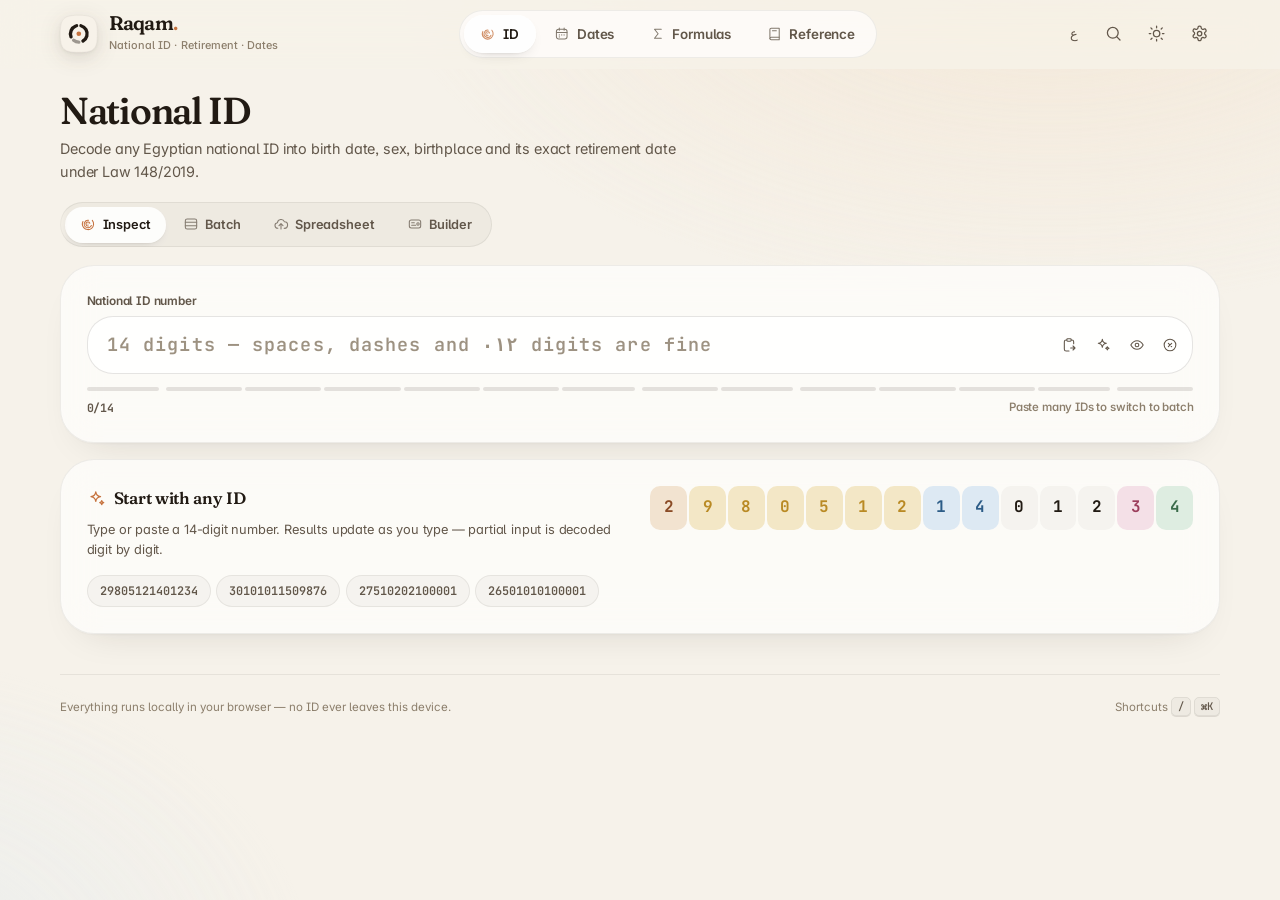
<file: index.html>
<!DOCTYPE html>
<html lang="en" dir="ltr">
<head>
<meta charset="UTF-8">
<meta name="viewport" content="width=device-width, initial-scale=1.0, viewport-fit=cover">
<meta name="theme-color" content="#F6F2EA" id="meta-theme">
<title>Raqam — Egyptian National ID, Retirement &amp; Date Toolkit</title>
<meta name="description" content="Decode Egyptian national IDs, compute retirement dates under Law 148/2019, and work with dates, Hijri (Umm al-Qura) and Coptic calendars, holidays and prayer times — privately, in your browser.">
<meta name="color-scheme" content="light dark">
<link rel="icon" type="image/svg+xml" href="images/raqam.svg">
<link rel="mask-icon" href="images/raqam-mono.svg" color="#C96E39">
<link rel="apple-touch-icon" id="touch-icon" href="images/raqam.svg">
<link rel="manifest" href="manifest.webmanifest">
<meta name="mobile-web-app-capable" content="yes">
<meta name="apple-mobile-web-app-capable" content="yes">
<meta name="apple-mobile-web-app-status-bar-style" content="black-translucent">
<meta name="apple-mobile-web-app-title" content="Raqam">
<link rel="preconnect" href="https://fonts.googleapis.com">
<link rel="preconnect" href="https://fonts.gstatic.com" crossorigin>
<link href="https://fonts.googleapis.com/css2?family=Fraunces:opsz,wght,SOFT@9..144,300..800,0..100&family=Inter:opsz,wght@14..32,300..800&family=JetBrains+Mono:wght@400..700&family=Cairo:wght@300..800&display=swap" rel="stylesheet">
<link rel="stylesheet" href="css/app.css">
<link rel="stylesheet" href="css/kit.css">
<script>
(function(){try{var s=JSON.parse(localStorage.getItem('raqam-v3')||'{}');var d=s.theme==='dark'||(s.theme!=='light'&&matchMedia('(prefers-color-scheme: dark)').matches);if(d)document.documentElement.classList.add('dark');if(s.style&&s.style!=='buttery')document.documentElement.setAttribute('data-style',s.style);if(s.lang==='ar'){document.documentElement.lang='ar';document.documentElement.dir='rtl';}var m=document.getElementById('meta-theme');if(m&&d)m.setAttribute('content','#0E0C0A');}catch(e){}})();
</script>
</head>
<body>
<a href="#app" class="sr-only">Skip to content</a>
<div id="toasts" aria-live="polite"></div>

<header class="topbar" id="topbar">
  <div class="wrap topbar-inner">
    <a class="brand" href="#/id" aria-label="Raqam">
      <span class="brandmark" id="brandmark"></span>
      <span style="min-width:0"><span class="brand-name" data-i18n="brand"></span><span class="brand-sub" data-i18n="brand_sub" style="display:block"></span></span>
    </a>
    <nav class="mainnav" id="mainnav" aria-label="Primary">
      <span class="nav-ind" id="nav-ind" aria-hidden="true"></span>
      <a href="#/id" data-sec="id"></a>
      <a href="#/dates" data-sec="dates"></a>
      <a href="#/formulas" data-sec="formulas"></a>
      <a href="#/ref" data-sec="ref"></a>
    </nav>
    <div class="top-actions">
      <button class="iconbtn lang-btn" id="btn-lang" type="button"></button>
      <button class="iconbtn" id="btn-cmdk" type="button"></button>
      <button class="iconbtn" id="btn-theme" type="button"></button>
      <button class="iconbtn" id="btn-settings" type="button"></button>
    </div>
  </div>
</header>

<main id="app" class="wrap" tabindex="-1"></main>

<footer class="wrap"><div class="foot"><span data-i18n="foot_privacy"></span><span><span data-i18n="foot_short"></span> <kbd>/</kbd> <kbd>⌘K</kbd></span></div></footer>

<nav class="bottomnav" id="bottomnav" aria-label="Primary">
  <a href="#/id" data-sec="id"></a>
  <a href="#/dates" data-sec="dates"></a>
  <a href="#/formulas" data-sec="formulas"></a>
  <a href="#/ref" data-sec="ref"></a>
  <button type="button" id="btn-cmdk-m"></button>
</nav>

<div class="overlay" id="ov-cmdk" role="dialog" aria-modal="true" aria-label="Command palette">
  <div class="dialog cmdk">
    <div class="cmdk-head"><svg class="ic" viewBox="0 0 24 24" aria-hidden="true"><circle cx="11" cy="11" r="6.75"/><path d="m20 20-4.2-4.2"/></svg><input class="cmdk-input" id="cmdk-input" autofocus autocomplete="off" spellcheck="false"><kbd>Esc</kbd></div>
    <div class="cmdk-list" id="cmdk-list" role="listbox"></div>
    <div class="cmdk-foot"><span><kbd>↑</kbd> <kbd>↓</kbd> <span data-i18n="k_nav"></span></span><span><kbd>↵</kbd> <span data-i18n="k_sel"></span></span><span><kbd>Esc</kbd> <span data-i18n="k_close"></span></span></div>
  </div>
</div>

<div class="overlay" id="ov-settings" role="dialog" aria-modal="true" aria-labelledby="set-title">
  <div class="dialog">
    <div class="dialog-head"><h3 class="card-title" id="set-title" data-i18n="settings"></h3><button class="iconbtn" type="button" data-close="ov-settings"></button></div>
    <div class="dialog-body" id="settings-body"></div>
  </div>
</div>

<div class="overlay overlay-confirm" id="ov-confirm" role="alertdialog" aria-modal="true" aria-labelledby="cf-title">
  <div class="dialog confirm"></div>
</div>

<div class="overlay" id="ov-hov" role="dialog" aria-modal="true" aria-labelledby="hov-title">
  <div class="dialog" style="max-width:28rem">
    <div class="dialog-head"><h3 class="card-title" id="hov-title"></h3><button class="iconbtn" type="button" data-close="ov-hov"></button></div>
    <div class="dialog-body" id="hov-body"></div>
  </div>
</div>

<div class="overlay" id="ov-holidays" role="dialog" aria-modal="true" aria-labelledby="hol-title">
  <div class="dialog" style="max-width:36rem">
    <div class="dialog-head"><h3 class="card-title" id="hol-title" data-i18n="hol_title"></h3><button class="iconbtn" type="button" data-close="ov-holidays"></button></div>
    <div class="dialog-body" id="holidays-body"></div>
  </div>
</div>

<script src="js/core/dates.js"></script>
<script src="js/core/id.js"></script>
<script src="js/core/prayer.js"></script>
<script src="js/core/holidays.js"></script>
<script src="js/i18n.js"></script>
<script src="js/ui.js"></script>
<script src="js/kit.js"></script>
<script src="js/jobs.js"></script>
<script src="js/views/id.js"></script>
<script src="js/views/dates.js"></script>
<script src="js/views/prayer.js"></script>
<script src="js/views/more.js"></script>
<script src="js/app.js"></script>
</body>
</html>
</file>
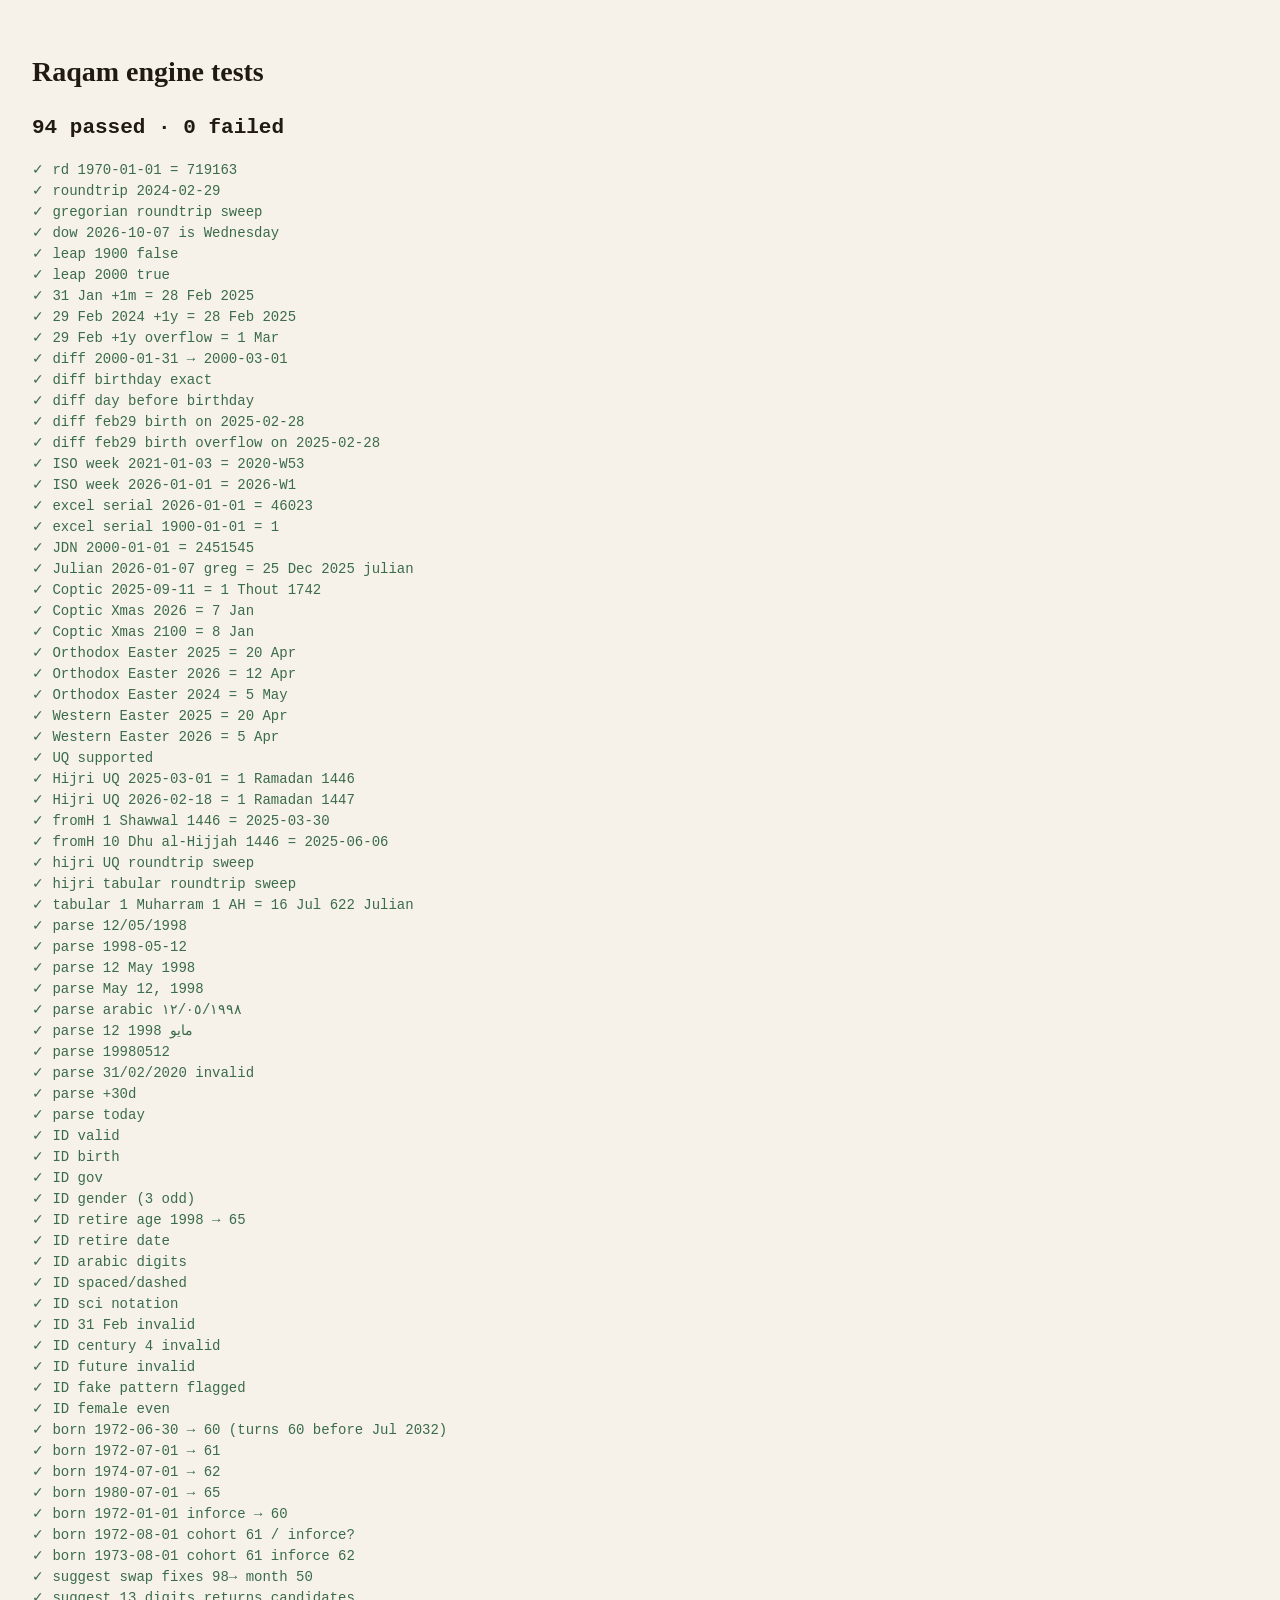
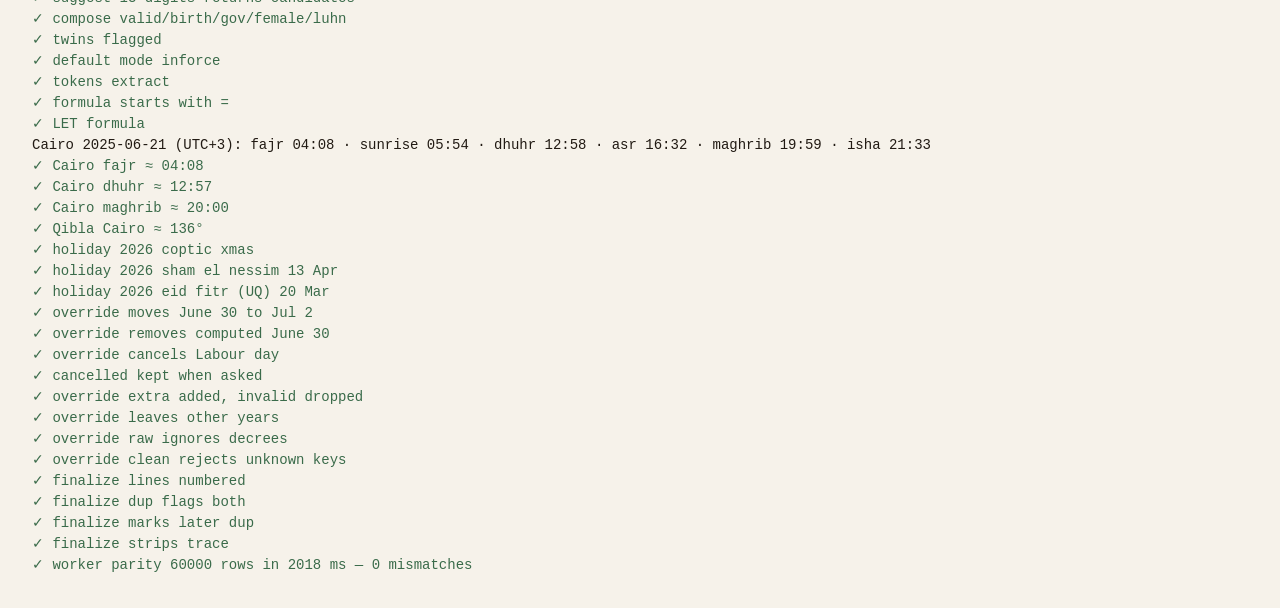
<file: tests.html>
<!DOCTYPE html>
<html lang="en"><head><meta charset="UTF-8"><title>Raqam engine tests</title>
<style>body{font:14px/1.5 ui-monospace,monospace;padding:1.5rem;background:#F6F2EA;color:#211A13}.ok{color:#3A6B4A}.bad{color:#B94B3C;font-weight:700}h1{font-family:Georgia,serif}</style></head>
<body><h1>Raqam engine tests</h1><div id="out"></div>
<script src="js/core/dates.js"></script><script src="js/core/id.js"></script><script src="js/core/prayer.js"></script><script src="js/core/holidays.js"></script>
<script src="js/tests.js"></script>
<script>
(function(){
  var N=60000,ids=[],raw=['29805121401234','30101011509876','27510202100001','','12345','29813451401234','28802290101235','3abc'];
  for(var i=0;i<N;i++)ids.push(raw[i%raw.length]);
  var t0=performance.now(),w=new Worker('js/worker.js'),today=LXDate.today();
  w.onmessage=function(e){
    var m=e.data;if(m.type!=='done')return;
    var dt=Math.round(performance.now()-t0),main=LXID.finalize(ids.map(function(s){return LXID.parse(s,{today:today});}));
    var pick=function(r){return [r.valid,r.isNull,r.id||'',r.birth||0,r.gender||'',r.ret?r.ret.date:0,r.flags.slice().sort().join(),r.dupFirst===false,r.error?r.error.k:''].join('|');};
    var bad=0;for(var j=0;j<N;j++)if(pick(m.rows[j])!==pick(main[j])){if(!bad)console.log('DIFF',j,pick(m.rows[j]),'VS',pick(main[j]));bad++;}
    var d=document.createElement('div');d.className=bad?'bad':'ok';d.textContent=(bad?'✗ ':'✓ ')+'worker parity '+N+' rows in '+dt+' ms — '+bad+' mismatches';
    document.getElementById('out').appendChild(d);console.log('WORKER',bad,dt);w.terminate();
  };
  w.postMessage({type:'lines',job:1,lines:ids,today:today,cfg:{date:{},id:{}}});
})();
</script>
</body></html>
</file>
<file: css/app.css>
:root{
  --bg:#F6F2EA;--bg-2:#EFE9DE;--surface:rgba(255,255,255,.66);--surface-2:rgba(255,255,255,.86);--surface-3:rgba(40,32,24,.035);
  --edge:rgba(40,32,24,.07);--edge-2:rgba(40,32,24,.12);
  --ink:#211A13;--ink-2:#62574A;--ink-3:#8C7F6C;
  --amber:#C6733F;--amber-hi:#AD5F30;--amber-soft:#F2E3D0;--amber-text:#8A4B26;
  --rose:#C4587B;--rose-soft:#F4E0E7;--rose-text:#9C3E5C;
  --azure:#3E7CB1;--azure-soft:#DDE9F3;--azure-text:#2C5C87;
  --mint:#4F8A63;--mint-soft:#DEEDE1;--mint-text:#3A6B4A;
  --sun:#B98A24;--sun-soft:#F3E7C6;
  --scarlet:#B94B3C;--scarlet-soft:#F5DFD8;
  --r-xl:34px;--r-lg:26px;--r-md:20px;--r-sm:14px;--r-xs:10px;
  --sh-1:0 1px 2px rgba(34,27,20,.04);
  --sh-2:0 1px 2px rgba(34,27,20,.03),0 18px 40px -26px rgba(34,27,20,.18);
  --sh-3:0 2px 4px rgba(34,27,20,.05),0 34px 70px -30px rgba(34,27,20,.32);
  --sh-glow:0 1px 2px rgba(138,75,38,.25),0 10px 24px -12px rgba(138,75,38,.55);
  --blur:18px;
  --font-display:'Fraunces',Georgia,serif;--font-body:'Inter',-apple-system,BlinkMacSystemFont,'Segoe UI',sans-serif;--font-mono:'JetBrains Mono',ui-monospace,monospace;
  --ease:cubic-bezier(.16,1,.3,1);--spring:cubic-bezier(.34,1.56,.64,1);
  color-scheme:light;accent-color:var(--amber)
}
.dark{
  --bg:#0E0C0A;--bg-2:#080706;--surface:rgba(255,250,242,.045);--surface-2:rgba(255,250,242,.08);--surface-3:rgba(255,250,242,.03);
  --edge:rgba(255,246,232,.07);--edge-2:rgba(255,246,232,.13);
  --ink:#F3ECDE;--ink-2:#B5A68D;--ink-3:#8A7C66;
  --amber:#E2A06E;--amber-hi:#EDB183;--amber-soft:rgba(226,160,110,.14);--amber-text:#F0BC8F;
  --rose:#E38BAA;--rose-soft:rgba(227,139,170,.14);--rose-text:#EFA6C0;
  --azure:#7BAEDD;--azure-soft:rgba(123,174,221,.14);--azure-text:#9AC3E7;
  --mint:#8FC49E;--mint-soft:rgba(143,196,158,.14);--mint-text:#A7D4B3;
  --sun:#E0BD73;--sun-soft:rgba(224,189,115,.14);
  --scarlet:#E28A79;--scarlet-soft:rgba(226,138,121,.14);
  --sh-1:0 1px 2px rgba(0,0,0,.4);
  --sh-2:0 1px 2px rgba(0,0,0,.3),0 22px 48px -26px rgba(0,0,0,.7);
  --sh-3:0 2px 4px rgba(0,0,0,.35),0 40px 80px -28px rgba(0,0,0,.85);
  --sh-glow:0 1px 2px rgba(0,0,0,.4),0 10px 26px -12px rgba(226,160,110,.45);
  color-scheme:dark
}
[data-style="airy"]{--r-xl:38px;--r-lg:30px;--r-md:22px;--sh-2:0 1px 1px rgba(34,27,20,.02),0 14px 30px -24px rgba(34,27,20,.12);--surface:rgba(255,255,255,.5)}
.dark[data-style="airy"]{--surface:rgba(255,250,242,.03)}
[data-style="mellow"]{--amber:#B98A62;--amber-hi:#A67A54;--amber-text:#7C5A3E;--amber-soft:#EEE3D5}
.dark[data-style="mellow"]{--amber:#D7AD84;--amber-hi:#E0BC98;--amber-text:#E7C6A2;--amber-soft:rgba(215,173,132,.14)}
[data-style="glassy"]{--surface:rgba(255,255,255,.42);--surface-2:rgba(255,255,255,.66);--blur:30px}
.dark[data-style="glassy"]{--surface:rgba(255,250,242,.06);--surface-2:rgba(255,250,242,.11)}
[data-style="rounded"]{--r-xl:42px;--r-lg:34px;--r-md:26px;--r-sm:18px;--r-xs:14px}
[dir="rtl"]{--font-display:'Cairo',sans-serif;--font-body:'Cairo',sans-serif}

*,*::before,*::after{box-sizing:border-box}
*{-webkit-tap-highlight-color:transparent}
html{-webkit-font-smoothing:antialiased;text-rendering:optimizeLegibility;scrollbar-width:thin;scrollbar-color:var(--edge-2) transparent;scroll-padding-top:5rem}
body{margin:0;min-height:100vh;background:var(--bg);color:var(--ink);font-family:var(--font-body);font-size:15px;line-height:1.5;letter-spacing:-.006em;transition:background .4s ease,color .4s ease;padding-bottom:calc(96px + env(safe-area-inset-bottom))}
@media(min-width:1024px){body{padding-bottom:3rem}}
body::before{content:'';position:fixed;inset:0;z-index:-1;pointer-events:none;background:radial-gradient(60rem 34rem at 82% -8%,var(--amber-soft),transparent 70%),radial-gradient(40rem 30rem at -10% 110%,color-mix(in srgb,var(--azure-soft) 60%,transparent),transparent 70%);opacity:.75}
.dark body::before{opacity:.55}
::selection{background:var(--amber-soft);color:var(--amber-text)}
::-webkit-scrollbar{width:8px;height:8px}
::-webkit-scrollbar-thumb{background:var(--edge-2);border-radius:99px;border:2px solid transparent;background-clip:content-box}
button,input,select,textarea{font:inherit;color:inherit}
input[type=number]::-webkit-inner-spin-button,input[type=number]::-webkit-outer-spin-button{-webkit-appearance:none;margin:0}
input[type=number]{-moz-appearance:textfield}
select option{background:var(--bg);color:var(--ink)}
a{color:var(--amber-text)}
:where(button,[role=button],a,input,select,textarea,[tabindex]):focus-visible{outline:2px solid color-mix(in srgb,var(--amber) 70%,transparent);outline-offset:2px;border-radius:var(--r-xs)}
.hide{display:none!important}
.sr-only{position:absolute;width:1px;height:1px;padding:0;margin:-1px;overflow:hidden;clip:rect(0,0,0,0);white-space:nowrap;border:0}

.ic{width:1.15em;height:1.15em;flex-shrink:0;fill:none;stroke:currentColor;stroke-width:1.6;stroke-linecap:round;stroke-linejoin:round;vertical-align:middle;display:inline-block}
.disp{font-family:var(--font-display);letter-spacing:-.018em;font-optical-sizing:auto}
.mono{font-family:var(--font-mono);font-variant-numeric:tabular-nums;letter-spacing:0}
.num{font-variant-numeric:tabular-nums}
[dir="rtl"] .mono,[dir="rtl"] .ltr{direction:ltr;unicode-bidi:isolate}
.muted{color:var(--ink-2)}
.faint{color:var(--ink-3)}
.small{font-size:.8rem}
.tiny{font-size:.72rem}
.eyebrow{display:block;font-size:.68rem;font-weight:650;text-transform:uppercase;letter-spacing:.09em;color:var(--ink-3);margin-bottom:.45rem}
[dir="rtl"] .eyebrow{letter-spacing:0;font-size:.76rem}

.wrap{max-width:76rem;margin:0 auto;padding:0 1rem}
@media(min-width:768px){.wrap{padding:0 1.75rem}}
.stack{display:flex;flex-direction:column;gap:1rem;min-width:0}
.stack-sm{display:flex;flex-direction:column;gap:.55rem;min-width:0}
.row{display:flex;align-items:center;gap:.6rem;min-width:0}
.row-wrap{display:flex;align-items:center;gap:.5rem;flex-wrap:wrap;min-width:0}
.between{display:flex;align-items:center;justify-content:space-between;gap:.75rem;flex-wrap:wrap;min-width:0}
.grow{flex:1;min-width:0}
.split{display:grid;grid-template-columns:1fr;gap:1rem;align-items:start}
.split>*{min-width:0}
@media(min-width:1024px){.split{grid-template-columns:minmax(0,5fr) minmax(0,7fr);gap:1.25rem}.split.even{grid-template-columns:1fr 1fr}}
.grid-2{display:grid;grid-template-columns:repeat(2,minmax(0,1fr));gap:.65rem}
.grid-3{display:grid;grid-template-columns:repeat(3,minmax(0,1fr));gap:.65rem}
.grid-auto{display:grid;grid-template-columns:repeat(auto-fill,minmax(10.5rem,1fr));gap:.65rem}
@media(max-width:520px){.grid-3{grid-template-columns:repeat(2,minmax(0,1fr))}}
.scrollx{overflow-x:auto;-webkit-overflow-scrolling:touch;scrollbar-width:none}
.scrollx::-webkit-scrollbar{display:none}

.topbar{position:sticky;top:0;z-index:40;background:color-mix(in srgb,var(--bg) 78%,transparent);backdrop-filter:blur(var(--blur)) saturate(1.4);-webkit-backdrop-filter:blur(var(--blur)) saturate(1.4);border-bottom:1px solid transparent;transition:border-color .3s,box-shadow .3s}
.topbar.scrolled{border-bottom-color:var(--edge);box-shadow:0 14px 30px -26px rgba(20,14,8,.4)}
.topbar-inner{display:flex;align-items:center;justify-content:space-between;gap:1rem;height:4.25rem}
.brand{display:flex;align-items:center;gap:.7rem;text-decoration:none;color:inherit;min-width:0}
.brandmark{width:2.45rem;height:2.45rem;border-radius:.8rem;flex-shrink:0;display:grid;place-items:center;background:linear-gradient(180deg,#2B2119,#0D0A07);box-shadow:inset 0 1px 0 rgba(255,255,255,.09),0 10px 22px -12px rgba(20,14,8,.7)}
.brandmark svg{width:100%;height:100%;overflow:visible}
.bm-stroke{stroke-dasharray:1;stroke-dashoffset:0;animation:bmDraw 1.1s var(--ease) both}
.bm-dot{transform-box:fill-box;transform-origin:center;animation:bmDot .55s var(--spring) both;animation-delay:calc(.7s + var(--i,0) * .11s)}
.brand:hover .bm-dot{animation:bmBounce .6s var(--spring) both;animation-delay:calc(var(--i,0) * .07s)}
@keyframes bmDraw{from{stroke-dashoffset:1}to{stroke-dashoffset:0}}
@keyframes bmDot{from{transform:scale(0)}to{transform:scale(1)}}
@keyframes bmBounce{0%,100%{transform:none}40%{transform:translateY(-4px)}}
.brand-name{font-family:var(--font-display);font-weight:620;font-size:1.22rem;line-height:1;letter-spacing:-.035em;display:block}
.brand-name::after{content:'.';color:var(--amber)}
[dir="rtl"] .brand-name{font-weight:700;letter-spacing:0;font-size:1.3rem}
.brand-sub{font-size:.68rem;color:var(--ink-3);font-weight:550;white-space:nowrap;overflow:hidden;text-overflow:ellipsis;margin-top:.15rem}
@media(max-width:420px){.brand-sub{display:none!important}}
.mainnav{display:none;position:relative;padding:4px;gap:2px;border-radius:99px;background:var(--surface);border:1px solid var(--edge)}
@media(min-width:1024px){.mainnav{display:inline-flex}}
.mainnav a{position:relative;z-index:1;display:inline-flex;align-items:center;gap:.45rem;padding:.55rem 1.05rem;border-radius:99px;font-size:.84rem;font-weight:600;color:var(--ink-2);text-decoration:none;transition:color .25s}
.mainnav a.active{color:var(--ink)}
.mainnav a .ic{opacity:.8}
.mainnav a.active .ic{color:var(--amber)}
.nav-ind{position:absolute;top:4px;bottom:4px;left:0;width:0;border-radius:99px;background:var(--surface-2);box-shadow:var(--sh-1),0 6px 16px -10px rgba(34,27,20,.3);transition:left .45s var(--ease),width .45s var(--ease)}
.dark .nav-ind{background:rgba(255,250,242,.1)}
.top-actions{display:flex;align-items:center;gap:.2rem}

.bottomnav{position:fixed;z-index:50;left:.75rem;right:.75rem;bottom:calc(.75rem + env(safe-area-inset-bottom));display:flex;gap:.15rem;padding:.4rem;border-radius:28px;background:color-mix(in srgb,var(--bg) 82%,transparent);backdrop-filter:blur(var(--blur)) saturate(1.4);-webkit-backdrop-filter:blur(var(--blur)) saturate(1.4);border:1px solid var(--edge);box-shadow:var(--sh-3)}
@media(min-width:1024px){.bottomnav{display:none}}
.bottomnav a,.bottomnav button{flex:1;min-width:0;display:flex;flex-direction:column;align-items:center;gap:.15rem;padding:.45rem 0 .4rem;border:none;background:transparent;border-radius:22px;color:var(--ink-3);font-size:.62rem;font-weight:650;text-decoration:none;cursor:pointer;transition:color .2s,background .25s}
.bottomnav .ic{width:1.35rem;height:1.35rem;transition:transform .3s var(--spring)}
.bottomnav .active{color:var(--amber-text);background:var(--amber-soft)}
.bottomnav .active .ic{transform:translateY(-1px)}
.bottomnav span{white-space:nowrap;overflow:hidden;text-overflow:ellipsis;max-width:100%}

.page{padding-top:1.4rem;animation:pageIn .5s var(--ease) both}
@keyframes pageIn{from{opacity:0;transform:translateY(8px)}to{opacity:1;transform:none}}
.page-head{display:flex;align-items:flex-end;justify-content:space-between;gap:1rem;flex-wrap:wrap;margin-bottom:1.15rem}
.page-title{font-family:var(--font-display);font-size:clamp(1.55rem,4vw,2.1rem);font-weight:620;letter-spacing:-.03em;line-height:1.08;margin:0}
.page-lede{margin:.35rem 0 0;color:var(--ink-2);font-size:.88rem;max-width:40rem}

.tabs{display:inline-flex;gap:2px;padding:4px;border-radius:99px;background:var(--surface-3);border:1px solid var(--edge);max-width:100%}
.tabs.wide{display:flex;width:max-content}
.tab{display:inline-flex;align-items:center;gap:.4rem;white-space:nowrap;padding:.5rem .95rem;border-radius:99px;border:none;background:transparent;color:var(--ink-2);font-size:.8rem;font-weight:600;cursor:pointer;text-decoration:none;transition:background .25s var(--ease),color .2s,box-shadow .25s}
.tab:hover{color:var(--ink)}
.tab.active{background:var(--surface-2);color:var(--ink);box-shadow:var(--sh-1),0 4px 12px -8px rgba(34,27,20,.3)}
.dark .tab.active{background:rgba(255,250,242,.1)}
.tab .ic{width:1rem;height:1rem;opacity:.75}
.tab.active .ic{color:var(--amber);opacity:1}
.subnav{margin-bottom:1.1rem}

.card{position:relative;background:var(--surface);border:1px solid var(--edge);border-radius:var(--r-xl);box-shadow:var(--sh-2);backdrop-filter:blur(var(--blur)) saturate(1.3);-webkit-backdrop-filter:blur(var(--blur)) saturate(1.3);min-width:0}
@media(max-width:768px){.card{backdrop-filter:none;-webkit-backdrop-filter:none;background:var(--surface-2)}.dark .card{background:rgba(255,250,242,.05)}}
.pad{padding:1.25rem}
@media(min-width:768px){.pad{padding:1.6rem}}
.card-title{font-family:var(--font-display);font-size:1.02rem;font-weight:600;letter-spacing:-.015em;margin:0;display:flex;align-items:center;gap:.5rem}
.card-title .ic{color:var(--amber)}
.card-sub{margin:.2rem 0 0;color:var(--ink-2);font-size:.8rem}
.well{background:var(--surface-3);border-radius:var(--r-md);padding:1rem}
.divider{height:1px;background:var(--edge);border:none;margin:.25rem 0}

.btn{display:inline-flex;align-items:center;justify-content:center;gap:.45rem;padding:.7rem 1.15rem;border-radius:99px;border:none;cursor:pointer;font-size:.83rem;font-weight:620;white-space:nowrap;text-decoration:none;transition:transform .2s var(--ease),background .2s,color .2s,box-shadow .25s,opacity .2s;color:var(--ink)}
.btn:active{transform:scale(.96)}
.btn:disabled{opacity:.4;pointer-events:none}
.btn .ic{width:1.05rem;height:1.05rem}
.btn-primary{background:linear-gradient(160deg,var(--amber),var(--amber-hi));color:#FCF5EC;box-shadow:var(--sh-glow),inset 0 1px 0 rgba(255,255,255,.3)}
.btn-primary:hover{transform:translateY(-1px);box-shadow:0 2px 4px rgba(138,75,38,.3),0 16px 30px -12px rgba(138,75,38,.6),inset 0 1px 0 rgba(255,255,255,.3)}
.dark .btn-primary{color:#1B120B}
.btn-soft{background:var(--amber-soft);color:var(--amber-text)}
.btn-soft:hover{background:color-mix(in srgb,var(--amber-soft) 70%,var(--amber) 30%)}
.btn-ghost{background:transparent;color:var(--ink-2)}
.btn-ghost:hover{background:var(--surface-2);color:var(--ink)}
.btn-line{background:var(--surface-2);color:var(--ink);box-shadow:inset 0 0 0 1px var(--edge-2)}
.btn-line:hover{box-shadow:inset 0 0 0 1px var(--edge-2),var(--sh-1)}
.btn-danger{background:var(--scarlet-soft);color:var(--scarlet)}
.btn-sm{padding:.48rem .85rem;font-size:.76rem}
.btn-block{width:100%}
.btn.ok{background:var(--mint-soft)!important;color:var(--mint-text)!important}
.iconbtn{width:2.5rem;height:2.5rem;flex-shrink:0;display:inline-grid;place-items:center;border-radius:99px;border:none;background:transparent;color:var(--ink-2);cursor:pointer;transition:background .2s,color .2s,transform .2s var(--spring)}
.iconbtn:hover{background:var(--surface-2);color:var(--ink)}
.iconbtn:active{transform:scale(.9)}
.iconbtn .ic{width:1.2rem;height:1.2rem}
.iconbtn.sm{width:2rem;height:2rem}
.iconbtn.sm .ic{width:1rem;height:1rem}
.lang-btn{width:auto;padding:0 .8rem;font-weight:700;font-size:.8rem}

.field{width:100%;min-height:3rem;padding:.75rem 1rem;border-radius:var(--r-md);border:1px solid var(--edge-2);background:var(--surface-2);color:var(--ink);font-size:.9rem;outline:none;transition:border-color .2s,box-shadow .25s,background .2s;-webkit-appearance:none;appearance:none}
.dark .field{background:rgba(255,250,242,.05)}
.field::placeholder{color:var(--ink-3);opacity:.85}
.field:focus{border-color:color-mix(in srgb,var(--amber) 70%,transparent);box-shadow:0 0 0 4px var(--amber-soft)}
.field:focus-visible{outline:none}
.field.invalid{border-color:var(--scarlet);box-shadow:0 0 0 4px var(--scarlet-soft)}
.field-sm{min-height:2.4rem;padding:.45rem .8rem;font-size:.8rem;border-radius:var(--r-sm)}
textarea.field{font-family:var(--font-mono);font-size:.8rem;line-height:1.7;resize:vertical;min-height:9rem}
select.field{background-image:url("data:image/svg+xml,%3Csvg xmlns='http://www.w3.org/2000/svg' width='16' height='16' viewBox='0 0 24 24' fill='none' stroke='%239C8F78' stroke-width='2.2' stroke-linecap='round'%3E%3Cpath d='m6 9 6 6 6-6'/%3E%3C/svg%3E");background-repeat:no-repeat;background-position:right .9rem center;padding-inline-end:2.5rem;cursor:pointer}
[dir="rtl"] select.field{background-position:left .9rem center}
.field-wrap{position:relative;display:flex;align-items:center}
.field-wrap .field{padding-inline-end:2.8rem}
.field-wrap .field-act{position:absolute;inset-inline-end:.4rem}
.label{display:block;font-size:.74rem;font-weight:620;color:var(--ink-2);margin-bottom:.4rem}
.hint{font-size:.72rem;color:var(--ink-3);margin:.4rem 0 0}

.switch{display:inline-flex;align-items:center;gap:.6rem;cursor:pointer;user-select:none;font-size:.8rem;font-weight:580;color:var(--ink-2)}
.switch input{position:absolute;opacity:0;width:1px;height:1px}
.switch .track{position:relative;width:2.4rem;height:1.4rem;flex-shrink:0;border-radius:99px;background:var(--edge-2);transition:background .25s}
.switch .track::after{content:'';position:absolute;top:3px;inset-inline-start:3px;width:calc(1.4rem - 6px);height:calc(1.4rem - 6px);border-radius:50%;background:#fff;box-shadow:0 1px 3px rgba(0,0,0,.25);transition:transform .3s var(--spring)}
.switch input:checked+.track{background:var(--amber)}
.switch input:checked+.track::after{transform:translateX(1rem)}
[dir="rtl"] .switch input:checked+.track::after{transform:translateX(-1rem)}
.switch input:focus-visible+.track{box-shadow:0 0 0 4px var(--amber-soft)}
.switch:hover{color:var(--ink)}
.switch-block{display:flex;align-items:flex-start;justify-content:space-between;gap:1rem;padding:.8rem 0;border-bottom:1px solid var(--edge);cursor:pointer}
.switch-block:last-child{border-bottom:none}
.switch-block .txt{font-size:.84rem;font-weight:600}
.switch-block .txt small{display:block;font-weight:450;color:var(--ink-3);font-size:.74rem;margin-top:.15rem;line-height:1.4}

.seg{display:inline-flex;padding:3px;border-radius:99px;background:var(--surface-3);border:1px solid var(--edge);gap:2px;flex-wrap:wrap}
.seg button{border:none;background:transparent;padding:.42rem .85rem;border-radius:99px;font-size:.76rem;font-weight:620;color:var(--ink-2);cursor:pointer;transition:background .2s,color .2s;display:inline-flex;align-items:center;gap:.35rem}
.seg button.active{background:var(--surface-2);color:var(--ink);box-shadow:var(--sh-1)}
.dark .seg button.active{background:rgba(255,250,242,.1)}
.seg button .ic{width:.95rem;height:.95rem}

.chip{display:inline-flex;align-items:center;gap:.35rem;padding:.28rem .7rem;border-radius:99px;font-size:.72rem;font-weight:620;background:var(--surface-3);color:var(--ink-2);border:1px solid var(--edge);white-space:nowrap}
.chip .ic{width:.9rem;height:.9rem}
.chip.amber{background:var(--amber-soft);color:var(--amber-text);border-color:transparent}
.chip.mint{background:var(--mint-soft);color:var(--mint-text);border-color:transparent}
.chip.rose{background:var(--rose-soft);color:var(--rose-text);border-color:transparent}
.chip.azure{background:var(--azure-soft);color:var(--azure-text);border-color:transparent}
.chip.scarlet{background:var(--scarlet-soft);color:var(--scarlet);border-color:transparent}
.chip.sun{background:var(--sun-soft);color:var(--sun);border-color:transparent}
.qchips{display:flex;flex-wrap:wrap;gap:.35rem}
.qchip{border:1px solid var(--edge);background:var(--surface-3);color:var(--ink-2);border-radius:99px;padding:.36rem .75rem;font-size:.74rem;font-weight:600;cursor:pointer;transition:background .2s,color .2s,transform .15s}
.qchip:hover{background:var(--amber-soft);color:var(--amber-text);border-color:transparent}
.qchip:active{transform:scale(.95)}
.qchip.active{background:var(--amber-soft);color:var(--amber-text);border-color:transparent}
.dot{width:.5rem;height:.5rem;border-radius:50%;display:inline-block;flex-shrink:0}
.dot.ok{background:var(--mint)}.dot.bad{background:var(--scarlet)}.dot.warn{background:var(--sun)}

.stat{border-radius:var(--r-lg);background:var(--surface-3);padding:.95rem 1.05rem;min-width:0}
.stat .k{font-size:.66rem;font-weight:650;text-transform:uppercase;letter-spacing:.08em;color:var(--ink-3);display:flex;align-items:center;gap:.35rem}
[dir="rtl"] .stat .k{letter-spacing:0;font-size:.74rem}
.stat .k .ic{width:.9rem;height:.9rem}
.stat .v{font-family:var(--font-display);font-size:clamp(1.15rem,3.6vw,1.55rem);font-weight:620;letter-spacing:-.02em;line-height:1.15;margin-top:.3rem;font-variant-numeric:tabular-nums;overflow-wrap:anywhere}
.stat .v.sm{font-size:1.02rem;font-family:var(--font-body);font-weight:650;letter-spacing:-.01em}
.stat .s{font-size:.72rem;color:var(--ink-3);margin-top:.25rem;font-weight:500}
.stat.amber{background:var(--amber-soft)}.stat.amber .v{color:var(--amber-text)}
.stat.mint{background:var(--mint-soft)}.stat.mint .v{color:var(--mint-text)}
.stat.scarlet{background:var(--scarlet-soft)}.stat.scarlet .v{color:var(--scarlet)}
.stat.sun{background:var(--sun-soft)}.stat.sun .v{color:var(--sun)}
.stat.azure{background:var(--azure-soft)}.stat.azure .v{color:var(--azure-text)}
.stat.rose{background:var(--rose-soft)}.stat.rose .v{color:var(--rose-text)}

.hero{position:relative;border-radius:var(--r-lg);padding:1.2rem 1.25rem;background:linear-gradient(160deg,var(--amber-soft),color-mix(in srgb,var(--amber-soft) 40%,transparent));overflow:hidden}
.hero .k{font-size:.68rem;font-weight:650;text-transform:uppercase;letter-spacing:.09em;color:var(--amber-text);opacity:.85}
[dir="rtl"] .hero .k{letter-spacing:0;font-size:.78rem}
.hero .v{font-family:var(--font-display);font-size:clamp(1.45rem,5vw,2.15rem);font-weight:620;letter-spacing:-.03em;line-height:1.12;margin-top:.3rem;overflow-wrap:anywhere}
.hero .s{margin-top:.35rem;font-size:.82rem;color:var(--ink-2);font-weight:550}
.hero .hero-act{position:absolute;top:.65rem;inset-inline-end:.65rem;display:flex;gap:.1rem}

.list{display:flex;flex-direction:column}
.list .li{display:flex;justify-content:space-between;align-items:baseline;gap:1rem;padding:.6rem 0;border-bottom:1px solid var(--edge);font-size:.83rem}
.list .li:last-child{border-bottom:none}
.list .li .k{color:var(--ink-2);font-weight:550}
.list .li .v{font-weight:650;text-align:end;font-variant-numeric:tabular-nums;overflow-wrap:anywhere}
.list .li .v small{display:block;color:var(--ink-3);font-weight:500;font-size:.72rem}

.empty{display:flex;flex-direction:column;align-items:center;justify-content:center;text-align:center;gap:.7rem;padding:2.6rem 1rem;color:var(--ink-3);font-size:.85rem}
.empty .bubble{width:3.4rem;height:3.4rem;border-radius:50%;display:grid;place-items:center;background:var(--amber-soft);color:var(--amber-text)}
.empty .bubble .ic{width:1.5rem;height:1.5rem}
.empty.bad .bubble{background:var(--scarlet-soft);color:var(--scarlet)}

.idinput{font-family:var(--font-mono);font-size:1.15rem;font-weight:600;letter-spacing:.06em;min-height:3.6rem;padding-inline:1.2rem 5.5rem;border-radius:var(--r-lg)}
[dir="rtl"] .idinput{direction:ltr;text-align:left}
.idinput-acts{position:absolute;inset-inline-end:.45rem;display:flex;gap:.1rem}
[dir="rtl"] .idinput-acts{inset-inline-end:auto;right:.45rem}
.meter{display:grid;grid-template-columns:repeat(14,1fr);gap:3px;margin-top:.8rem;direction:ltr}
.meter i{height:4px;border-radius:9px;background:var(--edge-2);transition:background .3s,transform .3s var(--spring)}
.meter i.on.g-d{background:var(--amber)}.meter i.on.g-l{background:var(--azure)}.meter i.on.g-s{background:var(--rose)}.meter i.on.g-c{background:var(--ink-2)}
.meter i:nth-child(1),.meter i:nth-child(7),.meter i:nth-child(9),.meter i:nth-child(13){margin-right:4px}
.meter.over i{background:var(--scarlet)!important}
.meter-cap{display:flex;justify-content:space-between;gap:1rem;margin-top:.5rem;font-size:.72rem;color:var(--ink-3);font-weight:550}
.meter-cap b{font-family:var(--font-mono);color:var(--ink-2)}
.meter-cap b.ok{color:var(--mint)}.meter-cap b.over{color:var(--scarlet)}

.idcard{position:relative;overflow:hidden;border-radius:var(--r-xl);padding:1.4rem;background:linear-gradient(165deg,var(--surface-2),var(--surface));border:1px solid var(--edge);box-shadow:var(--sh-3);animation:rise .6s var(--ease) both}
.idcard::before{content:'';position:absolute;inset:0;pointer-events:none;background:radial-gradient(28rem 16rem at 100% -20%,var(--amber-soft),transparent 70%)}
.idcard::after{content:'';position:absolute;inset:0;pointer-events:none;opacity:.35;background-image:repeating-linear-gradient(115deg,var(--edge) 0 1px,transparent 1px 9px);-webkit-mask-image:radial-gradient(60% 90% at 92% 0%,#000,transparent 70%);mask-image:radial-gradient(60% 90% at 92% 0%,#000,transparent 70%)}
.idcard>*{position:relative;z-index:1}
@keyframes rise{from{opacity:0;transform:translateY(10px)}to{opacity:1;transform:none}}
.idchip{width:2.6rem;height:1.95rem;border-radius:.55rem;flex-shrink:0;background:linear-gradient(150deg,#F6E6BC,#E2BD7E 40%,#B8863E 80%,#9C6E30);box-shadow:inset 0 1px 0 rgba(255,255,255,.6),0 4px 10px -4px rgba(120,80,30,.5);position:relative}
.idchip::before{content:'';position:absolute;left:35%;top:3px;bottom:3px;width:1px;background:rgba(0,0,0,.18)}
.idchip::after{content:'';position:absolute;top:45%;left:3px;right:3px;height:1px;background:rgba(0,0,0,.18)}
.idnum{font-family:var(--font-mono);font-size:clamp(1.15rem,4.6vw,1.6rem);font-weight:650;letter-spacing:.04em;line-height:1.2;direction:ltr}
.segs{display:flex;flex-wrap:wrap;gap:.45rem;margin-top:1.15rem;direction:ltr}
.seg-group{display:flex;gap:.3rem;padding:.3rem;border-radius:20px;background:var(--surface-3)}
.sg{display:flex;flex-direction:column;align-items:center;min-width:2.9rem;padding:.55rem .45rem .45rem;border-radius:15px;background:var(--surface-2);font-family:var(--font-mono);font-weight:650;font-size:1.25rem;line-height:1.1;cursor:default;transition:transform .25s var(--ease),background .2s,box-shadow .2s;animation:pop .5s var(--ease) both}
.dark .sg{background:rgba(255,250,242,.07)}
.sg small{font-family:var(--font-body);font-size:.54rem;font-weight:700;text-transform:uppercase;letter-spacing:.06em;color:var(--ink-3);margin-top:.3rem}
[dir="rtl"] .sg small{letter-spacing:0;font-size:.62rem}
.sg:hover,.sg.hl{transform:translateY(-2px)}
.g-date .sg{box-shadow:inset 0 2px 0 color-mix(in srgb,var(--amber) 60%,transparent)}
.g-loc .sg{box-shadow:inset 0 2px 0 color-mix(in srgb,var(--azure) 60%,transparent)}
.g-meta .sg{box-shadow:inset 0 2px 0 color-mix(in srgb,var(--rose) 60%,transparent)}
.g-date .sg:hover,.g-date .sg.hl{background:var(--amber-soft)}
.g-loc .sg:hover,.g-loc .sg.hl{background:var(--azure-soft)}
.g-meta .sg:hover,.g-meta .sg.hl{background:var(--rose-soft)}
.sg sup{font-size:.62em;margin-inline-start:.12em;padding:0 .22em;border-radius:5px;background:var(--rose-soft);color:var(--rose-text)}
@keyframes pop{from{opacity:0;transform:translateY(6px) scale(.94)}to{opacity:1;transform:none}}
@media(max-width:560px){.sg{min-width:2.35rem;font-size:1.02rem;padding:.48rem .32rem .4rem;border-radius:12px}.seg-group{border-radius:16px;gap:.22rem;padding:.22rem}.idcard{padding:1.1rem}}

.gender{display:inline-flex;align-items:center;gap:.35rem;padding:.32rem .75rem .32rem .55rem;border-radius:99px;font-size:.75rem;font-weight:650}
.gender.m{background:var(--azure-soft);color:var(--azure-text)}
.gender.f{background:var(--rose-soft);color:var(--rose-text)}
.tiles{display:grid;grid-template-columns:repeat(2,minmax(0,1fr));gap:.6rem}
.tile{display:flex;gap:.7rem;align-items:flex-start;padding:.8rem .85rem;border-radius:var(--r-md);background:var(--surface-3);min-width:0}
.tile.full{grid-column:1/-1}
.tile .ti{width:2.15rem;height:2.15rem;border-radius:.8rem;flex-shrink:0;display:grid;place-items:center;background:var(--amber-soft);color:var(--amber-text)}
.tile .ti .ic{width:1.05rem;height:1.05rem}
.tile .ti.azure{background:var(--azure-soft);color:var(--azure-text)}
.tile .ti.mint{background:var(--mint-soft);color:var(--mint-text)}
.tile .ti.rose{background:var(--rose-soft);color:var(--rose-text)}
.tile .ti.sun{background:var(--sun-soft);color:var(--sun)}
.tile .tk{font-size:.66rem;font-weight:650;text-transform:uppercase;letter-spacing:.07em;color:var(--ink-3)}
[dir="rtl"] .tile .tk{letter-spacing:0;font-size:.74rem}
.tile .tv{font-weight:650;font-size:.92rem;line-height:1.3;overflow-wrap:anywhere}
.tile .ts{font-size:.72rem;color:var(--ink-3);margin-top:.1rem}
@media(max-width:420px){.tiles{grid-template-columns:1fr}}

.ring-wrap{position:relative;width:7rem;height:7rem;flex-shrink:0}
.ring-wrap svg{width:100%;height:100%;transform:rotate(-90deg)}
.ring-wrap .rl{position:absolute;inset:0;display:grid;place-items:center;text-align:center}
.ring-wrap circle{fill:none;stroke-linecap:round}
.ring-wrap .bg{stroke:var(--edge-2)}
.ring-wrap .fg{stroke:url(#ringGrad);transition:stroke-dashoffset 1.2s var(--ease)}
.timeline{position:relative;height:.5rem;border-radius:99px;background:var(--surface-3);margin:1.3rem 0 1.9rem;box-shadow:inset 0 0 0 1px var(--edge)}
.timeline .fill{position:absolute;inset-block:0;inset-inline-start:0;border-radius:inherit;background:linear-gradient(90deg,var(--amber),var(--amber-hi));transition:width 1.2s var(--ease)}
.timeline .mark{position:absolute;top:50%;width:.95rem;height:.95rem;border-radius:50%;background:var(--bg);border:3px solid var(--amber);transform:translate(-50%,-50%)}
[dir="rtl"] .timeline .mark{transform:translate(50%,-50%)}
.timeline .tl{position:absolute;top:1rem;font-size:.66rem;font-weight:650;color:var(--ink-3);white-space:nowrap}
.cd{display:grid;grid-template-columns:repeat(3,1fr);gap:.5rem}
.cd div{border-radius:var(--r-md);background:var(--surface-3);padding:.65rem;text-align:center}
.cd b{display:block;font-family:var(--font-display);font-size:1.4rem;font-weight:620;font-variant-numeric:tabular-nums;line-height:1.1}
.cd span{font-size:.62rem;font-weight:650;text-transform:uppercase;letter-spacing:.07em;color:var(--ink-3)}

.checks{display:grid;grid-template-columns:1fr;gap:0 1.5rem}
@media(min-width:640px){.checks{grid-template-columns:1fr 1fr}}
.check{display:flex;align-items:center;gap:.65rem;padding:.6rem 0;border-bottom:1px solid var(--edge);font-size:.82rem;font-weight:560;animation:slideIn .4s var(--ease) both}
@keyframes slideIn{from{opacity:0;transform:translateX(-6px)}to{opacity:1;transform:none}}
.ci{width:1.65rem;height:1.65rem;border-radius:.6rem;display:grid;place-items:center;flex-shrink:0;background:var(--surface-3);color:var(--ink-3)}
.ci .ic{width:.95rem;height:.95rem}
.ci.pass{background:var(--mint-soft);color:var(--mint)}
.ci.fail{background:var(--scarlet-soft);color:var(--scarlet)}
.ci.warn{background:var(--sun-soft);color:var(--sun)}
.check .note{margin-inline-start:auto;font-size:.7rem;color:var(--ink-3);font-weight:500;text-align:end}
.trace{display:flex;flex-direction:column}
.trace .tr{display:flex;gap:.6rem;padding:.5rem 0;font-size:.78rem;color:var(--ink-2);border-bottom:1px dashed var(--edge);cursor:default}
.trace .tr:last-child{border-bottom:none}
.trace .tr i{font-style:normal;font-family:var(--font-mono);font-size:.66rem;color:var(--ink-3);min-width:1.4rem;padding-top:.1rem}
.trace .tr[data-seg]:hover{color:var(--ink)}
details.disclose>summary{list-style:none;cursor:pointer;display:flex;align-items:center;justify-content:space-between;gap:.5rem}
details.disclose>summary::-webkit-details-marker{display:none}
details.disclose>summary .chev{transition:transform .3s var(--ease);color:var(--ink-3)}
details.disclose[open]>summary .chev{transform:rotate(180deg)}
.partials{display:flex;flex-wrap:wrap;gap:.45rem}
.partial{display:inline-flex;align-items:center;gap:.45rem;padding:.5rem .8rem;border-radius:var(--r-sm);background:var(--surface-3);font-size:.8rem;font-weight:620}
.partial small{font-size:.6rem;font-weight:700;text-transform:uppercase;letter-spacing:.07em;color:var(--ink-3)}
.partial.bad{background:var(--scarlet-soft);color:var(--scarlet)}
.partial.wait{opacity:.5}
.callout{display:flex;gap:.65rem;align-items:flex-start;padding:.8rem .95rem;border-radius:var(--r-md);background:var(--surface-3);font-size:.78rem;color:var(--ink-2);line-height:1.45}
.callout .ic{color:var(--amber);margin-top:.1rem}
.callout.warn{background:var(--sun-soft)}
.callout.warn .ic{color:var(--sun)}
.callout.bad{background:var(--scarlet-soft);color:var(--scarlet)}
.callout.bad .ic{color:var(--scarlet)}

.tablebox{border-radius:var(--r-lg);border:1px solid var(--edge);overflow:auto;max-height:32rem;background:var(--surface-3)}
table.t{width:100%;border-collapse:collapse;font-size:.8rem;text-align:start}
table.t th{position:sticky;top:0;z-index:1;background:var(--bg);text-align:start;padding:.7rem .85rem;font-size:.64rem;font-weight:700;text-transform:uppercase;letter-spacing:.07em;color:var(--ink-3);white-space:nowrap;border-bottom:1px solid var(--edge)}
[dir="rtl"] table.t th{letter-spacing:0;font-size:.72rem}
table.t td{padding:.62rem .85rem;border-bottom:1px solid var(--edge);white-space:nowrap}
table.t tbody tr{transition:background .15s}
table.t tbody tr:hover{background:var(--surface-2)}
table.t tbody tr:last-child td{border-bottom:none}
table.t td.err{color:var(--scarlet);font-weight:560;white-space:normal;min-width:14rem}
table.t td.nul{color:var(--ink-3);font-style:italic}
table.t th.hl,table.t td.hl{background:var(--amber-soft);color:var(--amber-text)}
table.t .rc{opacity:0;transition:opacity .15s}
table.t tr:hover .rc,table.t .rc:focus-visible{opacity:1}
.pager{display:flex;align-items:center;justify-content:space-between;gap:.75rem;flex-wrap:wrap;font-size:.76rem;color:var(--ink-3)}

.bars{display:flex;flex-direction:column;gap:.4rem}
.bar{display:grid;grid-template-columns:minmax(4.5rem,8rem) 1fr 2.6rem;align-items:center;gap:.6rem;font-size:.74rem}
.bar .bl{color:var(--ink-2);font-weight:560;white-space:nowrap;overflow:hidden;text-overflow:ellipsis}
.bar .bt{height:.5rem;border-radius:99px;background:var(--surface-3);overflow:hidden}
.bar .bf{height:100%;border-radius:inherit;background:linear-gradient(90deg,var(--amber),var(--amber-hi));transform-origin:left;animation:grow .9s var(--ease) both}
[dir="rtl"] .bar .bf{transform-origin:right}
.bar .bf.m{background:var(--azure)}.bar .bf.f{background:var(--rose)}
.bar .bv{text-align:end;font-weight:650;font-variant-numeric:tabular-nums}
@keyframes grow{from{transform:scaleX(0)}to{transform:scaleX(1)}}
.split-bar{display:flex;height:.6rem;border-radius:99px;overflow:hidden;background:var(--surface-3)}
.split-bar .m{background:var(--azure)}.split-bar .f{background:var(--rose)}
.hist{display:flex;align-items:flex-end;gap:3px;height:5.5rem;direction:ltr}
.hist div{flex:1;border-radius:5px 5px 2px 2px;background:linear-gradient(180deg,var(--amber),color-mix(in srgb,var(--amber) 50%,transparent));min-height:2px;transform-origin:bottom;animation:growY .8s var(--ease) both;position:relative}
@keyframes growY{from{transform:scaleY(0)}to{transform:scaleY(1)}}
.hist-axis{display:flex;justify-content:space-between;font-size:.62rem;color:var(--ink-3);margin-top:.3rem;direction:ltr}

.drop{display:flex;flex-direction:column;align-items:center;justify-content:center;gap:.75rem;text-align:center;padding:2.8rem 1.5rem;border-radius:var(--r-xl);border:1.5px dashed var(--edge-2);background:var(--surface);cursor:pointer;transition:border-color .25s,background .25s,transform .3s var(--ease)}
.drop:hover,.drop.over{border-color:var(--amber);background:var(--amber-soft)}
.drop.over{transform:scale(1.01)}
.drop .bubble{width:3.6rem;height:3.6rem;border-radius:50%;display:grid;place-items:center;background:var(--amber-soft);color:var(--amber-text);transition:transform .35s var(--spring)}
.drop:hover .bubble{transform:scale(1.08) rotate(-4deg)}
.drop .bubble .ic{width:1.6rem;height:1.6rem}
.filecard{display:flex;align-items:center;gap:.85rem;padding:.8rem;border-radius:var(--r-lg);background:var(--surface-3)}
.filecard .fi{width:2.6rem;height:2.6rem;border-radius:.9rem;display:grid;place-items:center;background:var(--amber-soft);color:var(--amber-text);flex-shrink:0}
.progress{height:.35rem;border-radius:99px;background:var(--surface-3);overflow:hidden}
.progress i{display:block;height:100%;width:0;background:linear-gradient(90deg,var(--amber),var(--amber-hi));border-radius:inherit;transition:width .2s}

.code{position:relative;margin:0;padding:1rem 1.1rem;border-radius:var(--r-md);background:#1A1511;color:#EFE4D3;font-family:var(--font-mono);font-size:.74rem;line-height:1.75;white-space:pre-wrap;word-break:break-all;direction:ltr;text-align:left;max-height:16rem;overflow:auto}
.dark .code{background:#060504;border:1px solid var(--edge)}
.code .fn{color:#F0BC8F}.code .st{color:#A7D4B3}.code .nm{color:#9AC3E7}

.menu{position:fixed;z-index:90;min-width:14rem;max-width:calc(100vw - 2rem);max-height:22rem;overflow:auto;padding:.4rem;border-radius:var(--r-md);background:var(--bg);border:1px solid var(--edge-2);box-shadow:var(--sh-3);animation:menuIn .22s var(--ease) both}
@keyframes menuIn{from{opacity:0;transform:translateY(-6px) scale(.97)}to{opacity:1;transform:none}}
.menu .mi{display:flex;align-items:center;gap:.6rem;width:100%;padding:.55rem .65rem;border:none;background:transparent;border-radius:var(--r-xs);font-size:.8rem;font-weight:560;color:var(--ink);cursor:pointer;text-align:start}
.menu .mi:hover,.menu .mi.kb{background:var(--surface-3)}
.menu .mi .ic{width:1rem;height:1rem;color:var(--ink-3)}
.menu .mi input[type=checkbox]{width:1rem;height:1rem;margin:0;accent-color:var(--amber)}
.menu .mh{display:flex;justify-content:space-between;align-items:center;padding:.4rem .65rem .5rem;font-size:.66rem;font-weight:700;text-transform:uppercase;letter-spacing:.07em;color:var(--ink-3);border-bottom:1px solid var(--edge);margin-bottom:.3rem}

.overlay{position:fixed;inset:0;z-index:120;display:flex;align-items:flex-start;justify-content:center;padding:10vh 1rem 1rem;background:rgba(14,11,8,.42);backdrop-filter:blur(6px);-webkit-backdrop-filter:blur(6px);opacity:0;pointer-events:none;transition:opacity .25s}
.overlay.open{opacity:1;pointer-events:auto}
.dialog{width:100%;max-width:32rem;max-height:84vh;overflow:auto;border-radius:var(--r-xl);background:var(--bg);border:1px solid var(--edge-2);box-shadow:var(--sh-3);transform:translateY(-10px) scale(.98);transition:transform .3s var(--ease)}
.overlay.open .dialog{transform:none}
.dialog-head{position:sticky;top:0;z-index:2;display:flex;align-items:center;justify-content:space-between;gap:1rem;padding:1.1rem 1.25rem .8rem;background:var(--bg)}
.dialog-body{padding:0 1.25rem 1.25rem}
@media(max-width:640px){.overlay{align-items:flex-end;padding:0}.dialog{max-width:none;border-radius:var(--r-xl) var(--r-xl) 0 0;max-height:90vh;transform:translateY(30px)}}
.cmdk{max-width:36rem;overflow:hidden;display:flex;flex-direction:column}
.cmdk-input{width:100%;border:none;outline:none;background:transparent;padding:1.15rem 1.3rem;font-size:1rem;border-bottom:1px solid var(--edge)}
.cmdk-list{overflow:auto;max-height:52vh;padding:.45rem}
.cmdk-group{font-size:.64rem;font-weight:700;text-transform:uppercase;letter-spacing:.08em;color:var(--ink-3);padding:.65rem .75rem .3rem}
.cmdk-item{display:flex;align-items:center;gap:.75rem;padding:.65rem .75rem;border-radius:var(--r-sm);cursor:pointer;font-size:.86rem}
.cmdk-item .ic{color:var(--ink-3)}
.cmdk-item.active{background:var(--surface-3)}
.cmdk-item.active .ic{color:var(--amber)}
.cmdk-item kbd{margin-inline-start:auto}
.cmdk-foot{display:flex;gap:1rem;padding:.65rem 1rem;border-top:1px solid var(--edge);font-size:.68rem;color:var(--ink-3);flex-wrap:wrap}
kbd{font-family:var(--font-mono);font-size:.66rem;padding:.08rem .38rem;border-radius:6px;background:var(--surface-3);border:1px solid var(--edge);color:var(--ink-2)}
.set-sec{padding:1rem 0;border-bottom:1px solid var(--edge)}
.set-sec:last-child{border-bottom:none}
.set-sec h4{margin:0 0 .7rem;font-size:.7rem;font-weight:700;text-transform:uppercase;letter-spacing:.08em;color:var(--ink-3)}
.swatches{display:grid;grid-template-columns:repeat(5,1fr);gap:.45rem}
.swatch{border:1.5px solid var(--edge);border-radius:var(--r-sm);padding:.45rem;background:var(--surface-3);cursor:pointer;display:flex;flex-direction:column;gap:.35rem;align-items:stretch;font-size:.66rem;font-weight:650;color:var(--ink-2);transition:border-color .2s,box-shadow .2s}
.swatch i{height:1.6rem;border-radius:var(--r-xs);display:block}
.swatch.active{border-color:var(--amber);box-shadow:0 0 0 3px var(--amber-soft);color:var(--ink)}
@media(max-width:420px){.swatches{grid-template-columns:repeat(3,1fr)}}
.optlist{display:flex;flex-direction:column;gap:.4rem}
.opt{display:flex;align-items:center;gap:.7rem;padding:.65rem .8rem;border-radius:var(--r-sm);border:1.5px solid var(--edge);background:var(--surface-3);cursor:pointer;text-align:start;width:100%;transition:border-color .2s}
.opt.active{border-color:var(--amber);background:var(--amber-soft)}
.opt b{font-weight:640;font-size:.84rem;display:block}
.opt small{color:var(--ink-3);font-size:.72rem}

#toasts{position:fixed;z-index:200;top:calc(.9rem + env(safe-area-inset-top));left:50%;transform:translateX(-50%);display:flex;flex-direction:column;align-items:center;gap:.4rem;pointer-events:none;width:max-content;max-width:calc(100vw - 2rem)}
.toast{pointer-events:auto;display:flex;align-items:center;gap:.6rem;padding:.5rem 1rem .5rem .5rem;border-radius:99px;background:var(--ink);color:var(--bg);font-size:.8rem;font-weight:600;box-shadow:var(--sh-3);animation:toastIn .35s var(--ease) both}
.dark .toast{background:#1E1913;color:var(--ink);border:1px solid var(--edge-2)}
.toast .tic{width:1.8rem;height:1.8rem;border-radius:50%;display:grid;place-items:center;background:rgba(255,255,255,.14);flex-shrink:0}
.toast.ok .tic{background:var(--mint);color:#fff}
.toast.bad .tic{background:var(--scarlet);color:#fff}
.toast.info .tic{background:var(--amber);color:#fff}
.toast button{border:none;background:rgba(255,255,255,.16);color:inherit;border-radius:99px;padding:.28rem .7rem;font-size:.74rem;font-weight:700;cursor:pointer}
.toast.out{animation:toastOut .25s ease-in forwards}
@keyframes toastIn{from{opacity:0;transform:translateY(-12px) scale(.9)}to{opacity:1;transform:none}}
@keyframes toastOut{to{opacity:0;transform:scale(.92)}}

.df{position:relative}
.df .field{padding-inline-end:5.3rem;font-variant-numeric:tabular-nums}
.df-acts{position:absolute;inset-inline-end:.35rem;top:.3rem;display:flex;gap:.05rem}
.df-cap{display:flex;justify-content:space-between;gap:.5rem;margin-top:.4rem;padding:0 .3rem;font-size:.72rem;font-weight:600;color:var(--amber-text);min-height:1.1rem}
.df-cap.empty{color:var(--ink-3);font-weight:500}
.df-cap.bad{color:var(--scarlet)}
.df-cap .alt{color:var(--ink-3);font-weight:500;text-align:end}
.cal{position:fixed;z-index:95;width:19rem;max-width:calc(100vw - 1.5rem);padding:.9rem;border-radius:var(--r-lg);background:var(--bg);border:1px solid var(--edge-2);box-shadow:var(--sh-3);animation:menuIn .22s var(--ease) both}
.cal-head{display:flex;align-items:center;gap:.3rem;margin-bottom:.6rem}
.cal-title{flex:1;border:none;background:transparent;font-family:var(--font-display);font-weight:620;font-size:.95rem;padding:.35rem .5rem;border-radius:99px;cursor:pointer;color:var(--ink)}
.cal-title:hover{background:var(--surface-3)}
.cal-grid{display:grid;grid-template-columns:repeat(7,1fr);gap:2px}
.cal-grid.months{grid-template-columns:repeat(3,1fr);gap:4px}
.cal-grid.years{grid-template-columns:repeat(4,1fr);gap:4px}
.cal-dow{font-size:.6rem;font-weight:700;color:var(--ink-3);text-align:center;padding:.25rem 0;text-transform:uppercase}
.cal-d{border:none;background:transparent;border-radius:50%;aspect-ratio:1;font-size:.78rem;font-weight:560;color:var(--ink);cursor:pointer;display:flex;flex-direction:column;align-items:center;justify-content:center;line-height:1;transition:background .15s}
.cal-d small{font-size:.5rem;color:var(--ink-3);margin-top:1px}
.cal-d:hover{background:var(--surface-3)}
.cal-d.out{opacity:.35}
.cal-d.today{box-shadow:inset 0 0 0 1.5px var(--amber);color:var(--amber-text);font-weight:700}
.cal-d.sel{background:var(--amber);color:#fff}
.cal-d.sel small{color:rgba(255,255,255,.8)}
.cal-d.hol{color:var(--scarlet)}
.cal-m{border:none;background:transparent;border-radius:var(--r-sm);padding:.65rem .2rem;font-size:.8rem;font-weight:600;cursor:pointer;color:var(--ink)}
.cal-m:hover{background:var(--surface-3)}
.cal-m.sel{background:var(--amber);color:#fff}
.cal-foot{display:flex;justify-content:space-between;margin-top:.6rem;padding-top:.55rem;border-top:1px solid var(--edge)}

.prayer-next{display:flex;align-items:center;justify-content:space-between;gap:1rem}
.prayer-list{display:flex;flex-direction:column;gap:.2rem}
.pr{display:flex;align-items:center;gap:.8rem;padding:.7rem .85rem;border-radius:var(--r-md);transition:background .2s}
.pr .ic{color:var(--ink-3)}
.pr b{flex:1;font-weight:600;font-size:.88rem}
.pr span{font-family:var(--font-mono);font-weight:650;font-size:.95rem;direction:ltr}
.pr.past{opacity:.45}
.pr.next{background:var(--amber-soft)}
.pr.next .ic,.pr.next span{color:var(--amber-text)}
.qibla{position:relative;width:7.5rem;height:7.5rem;border-radius:50%;background:var(--surface-3);box-shadow:inset 0 0 0 1px var(--edge);flex-shrink:0}
.qibla .n{position:absolute;top:.3rem;left:50%;transform:translateX(-50%);font-size:.6rem;font-weight:700;color:var(--ink-3)}
.qibla .needle{position:absolute;left:50%;top:50%;width:3px;height:42%;margin-left:-1.5px;transform-origin:50% 0;border-radius:3px;background:linear-gradient(var(--amber),var(--amber-hi));transition:transform 1s var(--ease)}
.qibla .hub{position:absolute;left:50%;top:50%;width:.7rem;height:.7rem;margin:-.35rem;border-radius:50%;background:var(--amber)}
.qibla .kaaba{position:absolute;width:.8rem;height:.8rem;margin:-.4rem;border-radius:3px;background:var(--ink)}

.law-steps{display:flex;flex-direction:column;gap:.5rem}
.law-step{display:grid;grid-template-columns:4.5rem 1fr auto;align-items:center;gap:1rem;padding:.75rem .9rem;border-radius:var(--r-md);background:var(--surface-3)}
.law-step b{font-family:var(--font-display);font-size:1.35rem;font-weight:620;color:var(--amber-text)}
.law-step.now{background:var(--amber-soft)}
.ref-grid{display:grid;grid-template-columns:repeat(auto-fill,minmax(16rem,1fr));gap:.75rem}
.ref-item{display:flex;gap:.8rem;align-items:flex-start;padding:1rem;border-radius:var(--r-lg);background:var(--surface-3)}
.ref-item .badge{width:2rem;height:2rem;border-radius:.75rem;display:grid;place-items:center;font-family:var(--font-mono);font-weight:700;font-size:.8rem;background:var(--amber-soft);color:var(--amber-text);flex-shrink:0}
.ref-item b{font-size:.88rem;font-weight:640}
.ref-item p{margin:.2rem 0 0;font-size:.78rem;color:var(--ink-2);line-height:1.5}
.anatomy{display:flex;gap:2px;direction:ltr;flex-wrap:wrap}
.anatomy span{flex:1;min-width:1.7rem;text-align:center;padding:.6rem 0;border-radius:10px;font-family:var(--font-mono);font-weight:700;font-size:1rem}
.anatomy .a1{background:var(--amber-soft);color:var(--amber-text)}
.anatomy .a2{background:var(--sun-soft);color:var(--sun)}
.anatomy .a3{background:var(--azure-soft);color:var(--azure-text)}
.anatomy .a4{background:var(--surface-3)}
.anatomy .a5{background:var(--rose-soft);color:var(--rose-text)}
.anatomy .a6{background:var(--mint-soft);color:var(--mint-text)}
.mini-cal{display:grid;grid-template-columns:repeat(7,1fr);gap:3px;text-align:center;font-size:.7rem;direction:ltr}
.mini-cal b{font-size:.58rem;color:var(--ink-3);font-weight:700;padding:.2rem 0}
.mini-cal span{padding:.32rem 0;border-radius:8px;font-variant-numeric:tabular-nums}
.mini-cal span.on{background:var(--amber);color:#fff;font-weight:700}
.mini-cal span.wk{color:var(--ink-3)}
.leap-grid{display:flex;flex-wrap:wrap;gap:.35rem}
.leap-grid span{font-family:var(--font-mono);font-size:.76rem;font-weight:600;padding:.3rem .55rem;border-radius:9px;background:var(--surface-3)}
.leap-grid span.c{background:var(--amber-soft);color:var(--amber-text)}
.sug{display:flex;align-items:center;gap:.8rem;width:100%;padding:.65rem .8rem;border-radius:var(--r-md);border:1px solid var(--edge);background:var(--surface-3);cursor:pointer;text-align:start;transition:background .2s,border-color .2s}
.sug:hover{background:var(--amber-soft);border-color:transparent}
.sug-id{font-size:.95rem;font-weight:650;letter-spacing:.03em;direction:ltr}
.sug-id mark{background:var(--amber);color:#fff;border-radius:4px;padding:0 .12em}
.builder-out{font-family:var(--font-mono);font-size:clamp(1.1rem,4vw,1.5rem);font-weight:650;letter-spacing:.05em;direction:ltr}
.mark-ghost{position:absolute;inset-inline-end:-1.5rem;bottom:-2.5rem;width:11rem;height:11rem;color:var(--amber);opacity:.07;pointer-events:none}
.mark-ghost svg{width:100%;height:100%}
.foot{margin-top:2.5rem;padding:1.5rem 0;color:var(--ink-3);font-size:.74rem;display:flex;justify-content:space-between;gap:1rem;flex-wrap:wrap;border-top:1px solid var(--edge)}
.kbd-hint{display:inline-flex;align-items:center;gap:.25rem;font-size:.68rem;color:var(--ink-3)}
.spin{animation:spin .9s linear infinite}
@keyframes spin{to{transform:rotate(360deg)}}
.anim-count{font-variant-numeric:tabular-nums}

@media(prefers-reduced-motion:reduce){*,*::before,*::after{animation-duration:.001ms!important;animation-iteration-count:1!important;transition-duration:.001ms!important;scroll-behavior:auto!important}}
@media print{
  body{background:#fff;padding:0}body::before,.topbar,.bottomnav,.noprint,#toasts,.subnav,.foot{display:none!important}
  .card,.idcard{box-shadow:none!important;border:1px solid #ddd!important;background:#fff!important;backdrop-filter:none!important}
  details.disclose>*{display:block!important}
}
</file>
<file: css/kit.css>
:root{
  --ease:cubic-bezier(.22,1,.36,1);--ease-out:cubic-bezier(.16,1,.3,1);--ease-in:cubic-bezier(.55,0,.75,.2);--spring:cubic-bezier(.34,1.4,.64,1);
  --t-fast:.16s;--t-med:.28s;--t-slow:.48s;
  --ring:0 0 0 3px color-mix(in srgb,var(--amber) 26%,transparent);
  --hair:inset 0 0 0 1px var(--edge);
  --sh-pop:0 1px 1px rgba(34,27,20,.04),0 4px 10px -4px rgba(34,27,20,.10),0 24px 48px -18px rgba(34,27,20,.24);
  --font-display:'Fraunces',Georgia,serif;
  --font-body:'Inter',-apple-system,BlinkMacSystemFont,'Segoe UI',sans-serif;
  --font-mono:'JetBrains Mono',ui-monospace,SFMono-Regular,monospace
}
.dark{--sh-pop:0 1px 1px rgba(0,0,0,.4),0 6px 14px -6px rgba(0,0,0,.5),0 30px 60px -20px rgba(0,0,0,.8)}
[dir="rtl"]{--font-display:'Cairo',sans-serif;--font-body:'Cairo',sans-serif}

html{text-size-adjust:100%;-webkit-text-size-adjust:100%;font-synthesis:none}
body{font-feature-settings:'cv05','cv08','cv11','ss03','calt';font-optical-sizing:auto;letter-spacing:-.011em;font-size:15px;line-height:1.55;transition:none}
[dir="rtl"] body{font-feature-settings:normal;letter-spacing:0;line-height:1.65}
h1,h2,h3,h4,.page-title,.card-title,.brand-name,.disp,.hero .v,.stat .v,.cd b,.law-step b{font-variation-settings:'SOFT' 50,'WONK' 0;text-wrap:balance}
.page-lede,.card-sub,.hint,.callout,p{text-wrap:pretty}
.page-title{font-weight:560;letter-spacing:-.034em;font-size:clamp(1.7rem,4.2vw,2.35rem);line-height:1.04}
.page-lede{font-size:.9rem;line-height:1.55;color:var(--ink-2);margin-top:.5rem}
.card-title{font-weight:580;font-size:1.04rem;letter-spacing:-.018em}
.hero .v{font-weight:560;letter-spacing:-.035em}
.stat .v{font-weight:560;letter-spacing:-.028em}
.eyebrow,.stat .k,.tile .tk,.hero .k,table.t th,.cmdk-group,.set-sec h4,.menu .mh,.cd span{font-weight:600;letter-spacing:.075em;font-size:.655rem}
[dir="rtl"] .eyebrow,[dir="rtl"] .stat .k,[dir="rtl"] .tile .tk,[dir="rtl"] .hero .k,[dir="rtl"] table.t th,[dir="rtl"] .cmdk-group,[dir="rtl"] .set-sec h4{letter-spacing:0;font-size:.76rem;text-transform:none}
.mono,.idnum,.sg,.builder-out,.code,kbd{font-feature-settings:'zero' 0,'calt' 0;font-variant-ligatures:none}
.num,.stat .v,.hero .v,.cd b,.list .li .v,table.t td,.bar .bv,.pr span,.df .field{font-variant-numeric:tabular-nums lining-nums}
.idnum{font-weight:600;letter-spacing:.05em}
.brand-name{font-weight:600;letter-spacing:-.04em;font-size:1.24rem;font-variation-settings:'SOFT' 100,'WONK' 1}
.brand-sub{font-weight:500;letter-spacing:.005em}

:where(button,[role=button],a,input,select,textarea,[tabindex]):focus-visible{outline:none;box-shadow:var(--ring);border-radius:var(--r-xs)}
.btn:focus-visible,.iconbtn:focus-visible,.tab:focus-visible,.seg button:focus-visible,.qchip:focus-visible,.chip:focus-visible,.kselect:focus-visible{outline:none;box-shadow:var(--ring);border-radius:99px}
.field:focus,.kselect:focus-visible,.kselect.menu-open{border-color:color-mix(in srgb,var(--amber) 60%,transparent);box-shadow:var(--ring)}

.theming,.theming *,.theming *::before,.theming *::after{transition:none!important}
::view-transition-old(root),::view-transition-new(root){animation:none;mix-blend-mode:normal}
.vt-soft::view-transition-old(root){animation:vtOut .18s var(--ease-in) both}
.vt-soft::view-transition-new(root){animation:vtIn .32s var(--ease-out) both}
@keyframes vtOut{to{opacity:0}}
@keyframes vtIn{from{opacity:0}}
html.locked{overflow:hidden}
html.locked body{padding-right:var(--sbw,0)}
html.locked .bottomnav{margin-right:var(--sbw,0)}
.theme-fade,.theme-fade body,.theme-fade .card,.theme-fade .topbar,.theme-fade .bottomnav,.theme-fade .field,.theme-fade .kselect,.theme-fade .btn,.theme-fade .tile,.theme-fade .stat,.theme-fade .hero,.theme-fade .dialog{transition:background-color .45s var(--ease),color .45s var(--ease),border-color .45s var(--ease),box-shadow .45s var(--ease)!important}

.btn,.iconbtn,.qchip,.tab,.seg button,.chip,.sug,.opt,.swatch,.cal-d,.mi,.cmdk-item{-webkit-user-select:none;user-select:none;touch-action:manipulation}
.btn{font-weight:600;letter-spacing:-.008em;transition:transform var(--t-med) var(--ease),background-color var(--t-fast),color var(--t-fast),box-shadow var(--t-med) var(--ease),opacity var(--t-fast)}
.btn:active,.btn.pressed{transform:scale(.97);transition-duration:.08s}
.iconbtn{transition:background-color var(--t-fast),color var(--t-fast),transform var(--t-med) var(--spring)}
.iconbtn:active,.iconbtn.pressed{transform:scale(.88);transition-duration:.08s}
.btn-primary{background:linear-gradient(180deg,color-mix(in srgb,var(--amber) 88%,#fff 12%),var(--amber-hi));box-shadow:0 1px 0 rgba(255,255,255,.28) inset,0 -1px 0 rgba(0,0,0,.08) inset,var(--sh-glow)}
.btn-primary:hover{transform:translateY(-1px)}
.btn-primary:active,.btn-primary.pressed{transform:translateY(0) scale(.97)}
.btn-danger-solid{background:linear-gradient(180deg,color-mix(in srgb,var(--scarlet) 90%,#fff 10%),var(--scarlet));color:#FFF7F3;box-shadow:0 1px 0 rgba(255,255,255,.22) inset,0 10px 22px -12px color-mix(in srgb,var(--scarlet) 80%,transparent)}
.btn-danger-solid:hover{transform:translateY(-1px)}
.dark .btn-danger-solid{color:#1B0D0A}
.btn-danger{transition:background-color var(--t-fast),color var(--t-fast),transform var(--t-med) var(--ease)}
.btn-danger:hover{background:color-mix(in srgb,var(--scarlet-soft) 70%,var(--scarlet) 18%)}
.btn.ok{transition:background-color .25s,color .25s}
.btn.ok .ic{animation:okPop .45s var(--spring)}
@keyframes okPop{0%{transform:scale(.6)}100%{transform:none}}
.qchip{transition:background-color var(--t-fast),color var(--t-fast),border-color var(--t-fast),transform var(--t-med) var(--spring)}
.qchip.pressed{transform:scale(.94);transition-duration:.08s}

.seg,.tabs{position:relative;isolation:isolate}
.seg>.glide,.tabs>.glide,.bottomnav>.glide{position:absolute;top:0;left:0;z-index:-1;border-radius:99px;pointer-events:none;opacity:0;background:var(--surface-2);box-shadow:var(--sh-1),0 4px 12px -8px rgba(34,27,20,.32);transition:transform .42s var(--ease-out),width .42s var(--ease-out),height .42s var(--ease-out),opacity .2s;will-change:transform}
.dark .seg>.glide,.dark .tabs>.glide{background:rgba(255,250,242,.1);box-shadow:inset 0 1px 0 rgba(255,250,242,.06),0 6px 14px -10px rgba(0,0,0,.8)}
.seg button.active,.tab.active,.dark .seg button.active,.dark .tab.active{background:transparent;box-shadow:none}
.seg button,.tab{transition:color var(--t-med) var(--ease)}
.seg button .ic,.tab .ic{transition:color var(--t-med),opacity var(--t-med)}
.subnav{scroll-behavior:auto;-webkit-mask-image:linear-gradient(90deg,transparent,#000 14px,#000 calc(100% - 14px),transparent);mask-image:linear-gradient(90deg,transparent,#000 14px,#000 calc(100% - 14px),transparent);padding-inline:6px;margin-inline:-6px}
.nav-ind{left:0;transform:translate3d(0,0,0);opacity:0;transition:transform .5s var(--ease-out),width .5s var(--ease-out),opacity .2s;will-change:transform}
.bottomnav{isolation:isolate}
.bottomnav .active{background:transparent;color:var(--amber-text)}
.bottomnav::before{content:'';position:absolute;z-index:-1;top:.4rem;bottom:.4rem;inset-inline-start:.4rem;width:calc((100% - .8rem - (var(--n,5) - 1) * .15rem) / var(--n,5));border-radius:22px;background:var(--amber-soft);opacity:0;transform:translate3d(calc(var(--i,0) * (100% + .15rem)),0,0);transition:transform .46s var(--ease-out),opacity .2s;pointer-events:none}
[dir="rtl"] .bottomnav::before{transform:translate3d(calc(var(--i,0) * (-100% - .15rem)),0,0)}
.bottomnav.has-active::before{opacity:1}
.bottomnav a,.bottomnav button{transition:color var(--t-med) var(--ease)}
.bottomnav .ic{transition:transform .45s var(--spring)}
.bottomnav .active .ic{transform:translateY(-1px) scale(1.06)}
.bottomnav button.pressed .ic,.bottomnav a:active .ic{transform:scale(.9)}

.page{animation:none}
.page-in{animation:pageIn .5s var(--ease-out) both}
.view-in{animation:viewIn .36s var(--ease-out) both}
@keyframes pageIn{from{opacity:0;transform:translate3d(0,10px,0)}to{opacity:1;transform:none}}
@keyframes viewIn{from{opacity:0;transform:translate3d(0,6px,0)}to{opacity:1;transform:none}}
.kfade>*{animation:kfade .32s var(--ease-out) both}
@keyframes kfade{from{opacity:0;transform:translate3d(0,4px,0)}to{opacity:1;transform:none}}
.calm .idcard,.calm .check,.calm .sg,.calm .bar .bf,.calm .hist div,.calm .checks .check,.view-in .calm *{animation:none!important}
.calm .ring-wrap .fg,.calm .timeline .fill{transition-duration:.6s}
.timeline .mark{transition:left .6s var(--ease-out),right .6s var(--ease-out)}

.kselect-native{position:absolute!important;width:1px!important;height:1px!important;opacity:0!important;pointer-events:none!important;overflow:hidden;clip:rect(0 0 0 0);border:0!important;padding:0!important;min-height:0!important}
.kselect{position:relative;display:flex;align-items:center;justify-content:space-between;gap:.5rem;width:100%;min-height:3rem;padding:.7rem .9rem .7rem 1rem;border-radius:var(--r-md);border:1px solid var(--edge-2);background:var(--surface-2);color:var(--ink);font-size:.9rem;font-weight:500;text-align:start;cursor:pointer;transition:border-color var(--t-fast),box-shadow var(--t-med) var(--ease),background-color var(--t-fast)}
.dark .kselect{background:rgba(255,250,242,.05)}
.kselect:hover{border-color:color-mix(in srgb,var(--edge-2) 60%,var(--ink-3) 40%)}
.kselect .kv{flex:1;min-width:0;white-space:nowrap;overflow:hidden;text-overflow:ellipsis}
.kselect .kchev{width:1rem;height:1rem;color:var(--ink-3);transition:transform var(--t-med) var(--ease-out),color var(--t-fast)}
.kselect.menu-open .kchev{transform:rotate(180deg);color:var(--amber)}
.kselect.field-sm{min-height:2.4rem;padding:.42rem .7rem .42rem .8rem;font-size:.8rem;border-radius:var(--r-sm)}
.cal-head .kselect{min-width:0}

.menu{padding:.35rem;border-radius:var(--r-md);background:color-mix(in srgb,var(--bg) 92%,transparent);backdrop-filter:blur(22px) saturate(1.5);-webkit-backdrop-filter:blur(22px) saturate(1.5);border:1px solid var(--edge-2);box-shadow:var(--sh-pop);animation:menuIn .2s var(--ease-out) both;overscroll-behavior:contain;scrollbar-width:thin}
.menu.out{animation:menuOut .15s var(--ease-in) both}
@keyframes menuIn{from{opacity:0;transform:translate3d(0,-4px,0) scale(.97)}to{opacity:1;transform:none}}
@keyframes menuOut{to{opacity:0;transform:translate3d(0,-3px,0) scale(.98)}}
.menu.up{animation-name:menuInUp}
@keyframes menuInUp{from{opacity:0;transform:translate3d(0,4px,0) scale(.97)}to{opacity:1;transform:none}}
.menu .mi{border-radius:calc(var(--r-md) - .35rem);padding:.56rem .7rem;font-weight:500;transition:background-color .12s}
.menu .mi:focus-visible{box-shadow:none;background:var(--surface-3)}
.menu .mi input[type=checkbox]{appearance:none;-webkit-appearance:none;width:1.05rem;height:1.05rem;border-radius:.32rem;border:1.5px solid var(--edge-2);display:grid;place-items:center;transition:background-color .15s,border-color .15s;flex-shrink:0}
.menu .mi input[type=checkbox]:checked{background:var(--amber);border-color:var(--amber)}
.menu .mi input[type=checkbox]:checked::after{content:'';width:.5rem;height:.28rem;border:2px solid #fff;border-top:0;border-right:0;transform:translateY(-1px) rotate(-45deg)}
.kmenu{max-height:min(20rem,60vh)}
.kmenu .kopt .kcheck{width:.95rem;height:.95rem;color:var(--amber);opacity:0;transform:scale(.6);transition:opacity .15s,transform .25s var(--spring)}
.kmenu .kopt.on{color:var(--amber-text);font-weight:600}
.kmenu .kopt.on .kcheck{opacity:1;transform:none}

.overlay{background:rgba(14,11,8,0);backdrop-filter:blur(0);-webkit-backdrop-filter:blur(0);transition:opacity .28s var(--ease),background-color .28s var(--ease),backdrop-filter .28s var(--ease),-webkit-backdrop-filter .28s var(--ease);visibility:hidden}
.overlay.open{background:rgba(14,11,8,.36);backdrop-filter:blur(8px) saturate(1.1);-webkit-backdrop-filter:blur(8px) saturate(1.1);visibility:visible}
.overlay:not(.open){transition:opacity .2s var(--ease-in),background-color .2s,backdrop-filter .2s,-webkit-backdrop-filter .2s,visibility 0s .2s}
.dialog{box-shadow:var(--sh-pop);transform:translate3d(0,8px,0) scale(.97);opacity:.4;transition:transform .36s var(--ease-out),opacity .22s var(--ease);overscroll-behavior:contain}
.overlay.open .dialog{transform:none;opacity:1}
.overlay:not(.open) .dialog{transition:transform .2s var(--ease-in),opacity .18s var(--ease-in);transform:translate3d(0,4px,0) scale(.985);opacity:0}
.dialog-head{background:color-mix(in srgb,var(--bg) 92%,transparent);backdrop-filter:blur(12px);-webkit-backdrop-filter:blur(12px)}
@media(max-width:640px){
  .dialog{transform:translate3d(0,100%,0);opacity:1;transition:transform .42s var(--ease-out)}
  .overlay:not(.open) .dialog{transform:translate3d(0,100%,0);opacity:1;transition:transform .26s var(--ease-in)}
  .dialog::before{content:'';display:block;width:2.4rem;height:4px;border-radius:9px;background:var(--edge-2);margin:.55rem auto 0}
  .dialog{padding-bottom:env(safe-area-inset-bottom)}
}
.overlay-confirm{z-index:140;align-items:center;padding:1rem}
.confirm{max-width:24rem;padding:1.5rem 1.4rem 1.2rem;text-align:center}
.confirm::before{display:none!important}
.confirm-body{display:flex;flex-direction:column;align-items:center;gap:.55rem}
.confirm-ic{width:3rem;height:3rem;border-radius:50%;display:grid;place-items:center;background:var(--amber-soft);color:var(--amber-text);margin-bottom:.25rem}
.confirm-ic .ic{width:1.35rem;height:1.35rem}
.confirm.danger .confirm-ic{background:var(--scarlet-soft);color:var(--scarlet)}
.overlay.open .confirm-ic{animation:cfIc .5s var(--spring) .05s both}
@keyframes cfIc{from{transform:scale(.5);opacity:0}to{transform:none;opacity:1}}
.confirm-title{margin:0;font-family:var(--font-display);font-weight:580;font-size:1.18rem;letter-spacing:-.022em;font-variation-settings:'SOFT' 50}
.confirm-text{margin:0;color:var(--ink-2);font-size:.85rem;line-height:1.55;max-width:20rem}
.confirm-acts{display:grid;grid-template-columns:1fr 1fr;gap:.5rem;margin-top:1.35rem}
.confirm-acts .btn{padding:.78rem 1rem}
@media(max-width:640px){.overlay-confirm{align-items:flex-end;padding:0}.confirm{max-width:none;border-radius:var(--r-xl) var(--r-xl) 0 0;padding-bottom:calc(1.2rem + env(safe-area-inset-bottom))}}

.cmdk-head{display:flex;align-items:center;gap:.7rem;padding:0 1.1rem;border-bottom:1px solid var(--edge)}
.cmdk-head>.ic{width:1.15rem;height:1.15rem;color:var(--ink-3);flex-shrink:0}
.cmdk-head .cmdk-input{border:none;padding:1.1rem 0;font-size:1rem;letter-spacing:-.01em;flex:1;min-width:0}
.cmdk-head .cmdk-input:focus{box-shadow:none}
.cmdk-item{transition:background-color .1s;border-radius:calc(var(--r-sm) + 2px)}
.cmdk-item .ic{transition:color .12s}
.cmdk-list .empty{padding:2rem 1rem}

#toasts{gap:0}
.toast{display:block;padding:0;background:none;box-shadow:none;border:0!important;animation:none;overflow:visible;transition:height .32s var(--ease-out),margin .32s var(--ease-out),opacity .2s;margin-bottom:.45rem}
.toast-in{display:flex;align-items:center;gap:.6rem;padding:.45rem .5rem .45rem .45rem;padding-inline-end:1rem;border-radius:99px;background:color-mix(in srgb,var(--ink) 94%,transparent);color:var(--bg);font-size:.8rem;font-weight:550;letter-spacing:-.005em;box-shadow:var(--sh-pop);backdrop-filter:blur(16px);-webkit-backdrop-filter:blur(16px);animation:toastIn .46s var(--ease-out) both}
.dark .toast-in{background:color-mix(in srgb,#221C16 92%,transparent);color:var(--ink);box-shadow:inset 0 0 0 1px var(--edge-2),var(--sh-pop)}
.toast .tic{width:1.65rem;height:1.65rem;border-radius:50%;display:grid;place-items:center;flex-shrink:0}
.toast .tic .ic{width:.95rem;height:.95rem;stroke-width:2}
.toast.ok .tic{background:var(--mint);color:#fff}
.toast.bad .tic{background:var(--scarlet);color:#fff}
.toast.info .tic{background:var(--amber);color:#fff}
.toast .tact{border:none;background:color-mix(in srgb,var(--bg) 16%,transparent);color:inherit;border-radius:99px;padding:.3rem .75rem;font-size:.74rem;font-weight:650;cursor:pointer;margin-inline-start:.25rem;transition:background-color .15s}
.toast .tact:hover{background:color-mix(in srgb,var(--bg) 26%,transparent)}
.toast.out{height:0!important;margin-bottom:0;opacity:0}
.toast.out .toast-in{animation:toastOut .24s var(--ease-in) both}
.toast.bump .toast-in{animation:toastBump .36s var(--spring)}
@keyframes toastIn{from{opacity:0;transform:translate3d(0,-14px,0) scale(.94)}to{opacity:1;transform:none}}
@keyframes toastOut{to{opacity:0;transform:translate3d(0,-6px,0) scale(.96)}}
@keyframes toastBump{0%{transform:scale(1)}40%{transform:scale(1.04)}100%{transform:none}}
@media(max-width:640px){#toasts{top:auto;bottom:calc(6.2rem + env(safe-area-inset-bottom));flex-direction:column-reverse}.toast{margin:.45rem 0 0}.toast.out{margin:0}@keyframes toastIn{from{opacity:0;transform:translate3d(0,14px,0) scale(.94)}to{opacity:1;transform:none}}}

.cal{background:color-mix(in srgb,var(--bg) 94%,transparent);backdrop-filter:blur(22px) saturate(1.5);-webkit-backdrop-filter:blur(22px) saturate(1.5);box-shadow:var(--sh-pop);animation:menuIn .22s var(--ease-out) both;overflow:hidden}
.cal.out{animation:menuOut .15s var(--ease-in) both}
.cal-grid.slide-next{animation:slideN .28s var(--ease-out) both}
.cal-grid.slide-prev{animation:slideP .28s var(--ease-out) both}
@keyframes slideN{from{opacity:0;transform:translate3d(14px,0,0)}to{opacity:1;transform:none}}
@keyframes slideP{from{opacity:0;transform:translate3d(-14px,0,0)}to{opacity:1;transform:none}}
[dir="rtl"] .cal-grid.slide-next{animation-name:slideP}
[dir="rtl"] .cal-grid.slide-prev{animation-name:slideN}
.cal-d{transition:background-color .12s,color .12s,transform .2s var(--spring);font-variant-numeric:tabular-nums}
.cal-d:active{transform:scale(.9)}
.cal-d.sel{background:linear-gradient(180deg,color-mix(in srgb,var(--amber) 88%,#fff 12%),var(--amber-hi));box-shadow:0 6px 14px -8px var(--amber-hi);font-weight:650}
.cal-d:focus-visible{box-shadow:var(--ring);border-radius:50%}
.cal-d.today.sel{box-shadow:0 6px 14px -8px var(--amber-hi)}
.df.open .field{border-color:color-mix(in srgb,var(--amber) 60%,transparent);box-shadow:var(--ring)}
.df-cap{transition:color var(--t-fast)}
.field{transition:border-color var(--t-fast),box-shadow var(--t-med) var(--ease),background-color var(--t-fast)}
.field:hover:not(:focus){border-color:color-mix(in srgb,var(--edge-2) 60%,var(--ink-3) 40%)}
.field:focus{box-shadow:var(--ring)}
.field.invalid{box-shadow:0 0 0 3px color-mix(in srgb,var(--scarlet) 22%,transparent);animation:shake .36s var(--ease)}
@keyframes shake{20%{transform:translateX(-3px)}45%{transform:translateX(3px)}70%{transform:translateX(-1.5px)}}
input[type=search]::-webkit-search-cancel-button{-webkit-appearance:none}

.switch .track{transition:background-color .25s var(--ease)}
.switch .track::after{transition:transform .38s var(--spring),width .2s var(--ease);box-shadow:0 1px 2px rgba(0,0,0,.18),0 2px 6px -2px rgba(0,0,0,.2)}
.switch:active .track::after{width:calc(1.4rem - 2px)}
.switch input:checked+.track{background:linear-gradient(180deg,color-mix(in srgb,var(--amber) 90%,#fff 10%),var(--amber-hi))}

.card{transition:box-shadow var(--t-med) var(--ease)}
.row-out{animation:rowOut .22s var(--ease-in) both}
@keyframes rowOut{to{opacity:0;transform:translateX(10px)}}
#p-res.in{animation:menuIn .2s var(--ease-out) both}
details.disclose>summary{border-radius:var(--r-sm)}
details.disclose[open]>summary~*{animation:kfade .3s var(--ease-out) both}

.theme-ic .ti-sun,.theme-ic .ti-moon{transform-box:view-box;transform-origin:12px 12px;transition:transform .55s var(--spring),opacity .3s var(--ease)}
.theme-ic .ti-moon{opacity:0;transform:rotate(-70deg) scale(.5)}
.dark .theme-ic .ti-sun{opacity:0;transform:rotate(90deg) scale(.5)}
.dark .theme-ic .ti-moon{opacity:1;transform:none}
.theming .theme-ic g{transition:transform .55s var(--spring),opacity .3s var(--ease)!important}

.brandmark{width:2.35rem;height:2.35rem;border-radius:0;background:none;box-shadow:none;color:#211A13;filter:drop-shadow(0 1px 1px rgba(34,27,20,.06)) drop-shadow(0 5px 10px rgba(34,27,20,.14))}
.dark .brandmark{color:#F3ECDE;filter:drop-shadow(0 4px 10px rgba(0,0,0,.55))}
.bm-tile{fill:#F7F2E9}
.dark .bm-tile{fill:#221C17}
.bm-edge{stroke:#281E18;stroke-opacity:.09}
.dark .bm-edge{stroke:#F3ECDE;stroke-opacity:.11}
.bm-tile,.bm-edge{transition:fill .4s var(--ease),stroke .4s var(--ease)}
.bm-arc{stroke-dasharray:0 999;animation:bmArc .8s var(--ease-out) both;animation-delay:calc(.08s + var(--i) * .12s)}
@keyframes bmArc{from{stroke-dasharray:0 999}to{stroke-dasharray:var(--l) 999}}
.bm-dot{transform-box:fill-box;transform-origin:center;animation:bmDot .55s var(--spring) both;animation-delay:.55s}
.brand .brandmark svg{transition:transform .7s var(--ease-out)}
.brand:hover .brandmark svg g{transform-origin:32px 32px;transition:transform .8s var(--ease-out)}
.brand:hover .bm-dot{animation:bmPulse .6s var(--spring) both}
@keyframes bmPulse{0%,100%{transform:none}45%{transform:scale(1.28)}}
.mark-ghost{width:12rem;height:12rem;inset-inline-end:-2.5rem;bottom:-3rem;opacity:.05}
.mark-ghost{color:var(--ink);opacity:.045}

.qibla{width:7.5rem;height:7.5rem;background:radial-gradient(circle at 50% 40%,var(--surface-2),var(--surface-3));box-shadow:inset 0 0 0 1px var(--edge),inset 0 2px 6px rgba(34,27,20,.06)}
.qibla-dial{position:absolute;inset:0;width:100%;height:100%}
.qibla-dial line{stroke:var(--ink-3);stroke-width:.6;stroke-linecap:round;opacity:.35}
.qibla-dial line.tk-m{stroke-width:.9;opacity:.55}
.qibla-dial line.tk-c{stroke:var(--amber);stroke-width:1.4;opacity:1}
.qibla .n{top:.85rem;font-size:.58rem;font-weight:700;letter-spacing:.05em;color:var(--amber-text)}
.qibla .needle{width:4px;margin-left:-2px;height:34%;transform-origin:50% 0;transform:rotate(calc(var(--q,0deg) + 180deg));background:linear-gradient(180deg,var(--amber-hi),var(--amber));border-radius:0 0 4px 4px;clip-path:polygon(0 0,100% 0,50% 100%);width:8px;margin-left:-4px;animation:needle 1.1s var(--spring) both}
@keyframes needle{from{transform:rotate(180deg)}to{transform:rotate(calc(var(--q,0deg) + 180deg))}}
.calm .qibla .needle{animation:none}
.qibla .hub{width:.75rem;height:.75rem;margin:-.375rem;background:var(--bg);box-shadow:0 0 0 2.5px var(--amber)}

.pr{transition:background-color .3s var(--ease),opacity .3s}
.pr.next{box-shadow:inset 0 0 0 1px color-mix(in srgb,var(--amber) 22%,transparent)}
.pr.next b::after{content:'';display:inline-block;width:.38rem;height:.38rem;border-radius:50%;background:var(--amber);margin-inline-start:.5rem;vertical-align:middle;animation:breathe 2.4s ease-in-out infinite}
@keyframes breathe{50%{opacity:.35;transform:scale(.8)}}
#p-cd{font-variant-numeric:tabular-nums;letter-spacing:-.02em}

.tablebox{scrollbar-width:thin;overscroll-behavior-x:contain}
table.t th[data-sort]{transition:color .15s}
table.t th[data-sort]:hover{color:var(--ink)}
table.t tbody tr{transition:background-color .12s}
.sug{transition:background-color .18s,border-color .18s,transform .25s var(--spring)}
.sug:active{transform:scale(.99)}
.opt,.swatch{transition:border-color .2s,background-color .2s,box-shadow .25s var(--ease),transform .25s var(--spring)}
.opt:active,.swatch:active{transform:scale(.98)}
.chip[data-hol]{transition:background-color .15s,color .15s}
.chip[data-hol]:hover{background:var(--amber-soft);color:var(--amber-text)}
.empty .bubble{box-shadow:inset 0 0 0 1px color-mix(in srgb,var(--amber) 14%,transparent)}
.foot{font-size:.72rem;letter-spacing:0}
kbd{border-radius:5px;box-shadow:0 1px 0 var(--edge-2);font-weight:500}
::selection{background:color-mix(in srgb,var(--amber) 24%,transparent);color:inherit}

.tool-row{gap:.4rem}
.btn .bcount{display:inline-grid;place-items:center;min-width:1.5rem;height:1.35rem;padding:0 .45rem;margin-inline-start:.1rem;border-radius:99px;background:var(--surface-3);box-shadow:var(--hair);color:var(--ink-2);font-size:.68rem;font-weight:650;transition:background-color .2s,color .2s}
.btn.scoped{box-shadow:inset 0 0 0 1px color-mix(in srgb,var(--amber) 45%,transparent)}
.btn.scoped .ic{color:var(--amber)}
.btn.scoped .bcount{background:var(--amber-soft);color:var(--amber-text);box-shadow:none}
.scope-menu{width:19rem;max-height:min(30rem,70vh);padding-top:0}
.scope-sum{position:sticky;top:0;z-index:1;margin:0 -.35rem .2rem;padding:.7rem 1rem;font-size:.8rem;background:color-mix(in srgb,var(--bg) 94%,transparent);backdrop-filter:blur(10px);border-bottom:1px solid var(--edge)}
.scope-sum b{font-family:var(--font-display);font-size:1.05rem;font-weight:600;color:var(--amber-text)}
.scope-menu .mh{margin-top:.35rem}
.scope-foot{position:sticky;bottom:-.35rem;margin:.3rem -.35rem -.35rem;padding:.4rem;background:color-mix(in srgb,var(--bg) 94%,transparent);border-top:1px solid var(--edge);display:flex;justify-content:flex-end}
.chart-head{display:flex;align-items:center;justify-content:space-between;gap:.5rem;min-height:1.6rem}
.chart-png{padding:.2rem .55rem;font-size:.68rem;opacity:.55;transition:opacity .2s,background-color .15s,color .15s}
.well:hover .chart-png,.chart-png:focus-visible{opacity:1}
@media(hover:none){.chart-png{opacity:.85}}
.chart-png .ic{width:.9rem;height:.9rem}
.btn.busy{position:relative;overflow:hidden;isolation:isolate}
.btn.busy::before{content:'';position:absolute;inset:0;z-index:-1;background:rgba(255,255,255,.2);transform-origin:left;transform:scaleX(var(--p,0));transition:transform .25s var(--ease-out)}
[dir="rtl"] .btn.busy::before{transform-origin:right}
.btn.busy .bpct{opacity:.8;min-width:2.6em;text-align:end}
.drop.busy{pointer-events:none}
.drop-prog{pointer-events:auto;display:flex;flex-direction:column;align-items:center;gap:.45rem;width:min(18rem,80%);margin-top:.4rem}
.drop-prog .progress{width:100%}
.progress.indet i{width:35%!important;animation:indet 1.2s var(--ease) infinite}
@keyframes indet{from{transform:translateX(-100%)}to{transform:translateX(290%)}}
.hchip{padding:.08rem .45rem!important;font-size:.64rem;vertical-align:1px}
.hchip .ic{width:.75rem;height:.75rem}
tr.h-cancel td{color:var(--ink-3)}
tr.h-cancel td:nth-child(3){text-decoration:line-through;text-decoration-color:color-mix(in srgb,var(--scarlet) 60%,transparent)}
tr.h-cancel td .hchip{text-decoration:none}
.ho-bar{background:var(--mint-soft);color:var(--mint-text);align-items:center;margin-bottom:.6rem}
.ho-bar .ic{color:var(--mint)}
@media(hover:none){.btn-primary:hover,.btn-danger-solid:hover{transform:none}.iconbtn:hover{background:transparent}}
@media(prefers-reduced-motion:reduce){.seg>.glide,.tabs>.glide,.bottomnav>.glide,.nav-ind{transition:none!important}}
@media print{.kselect{border:none;padding:0}.glide{display:none}}
</file>
